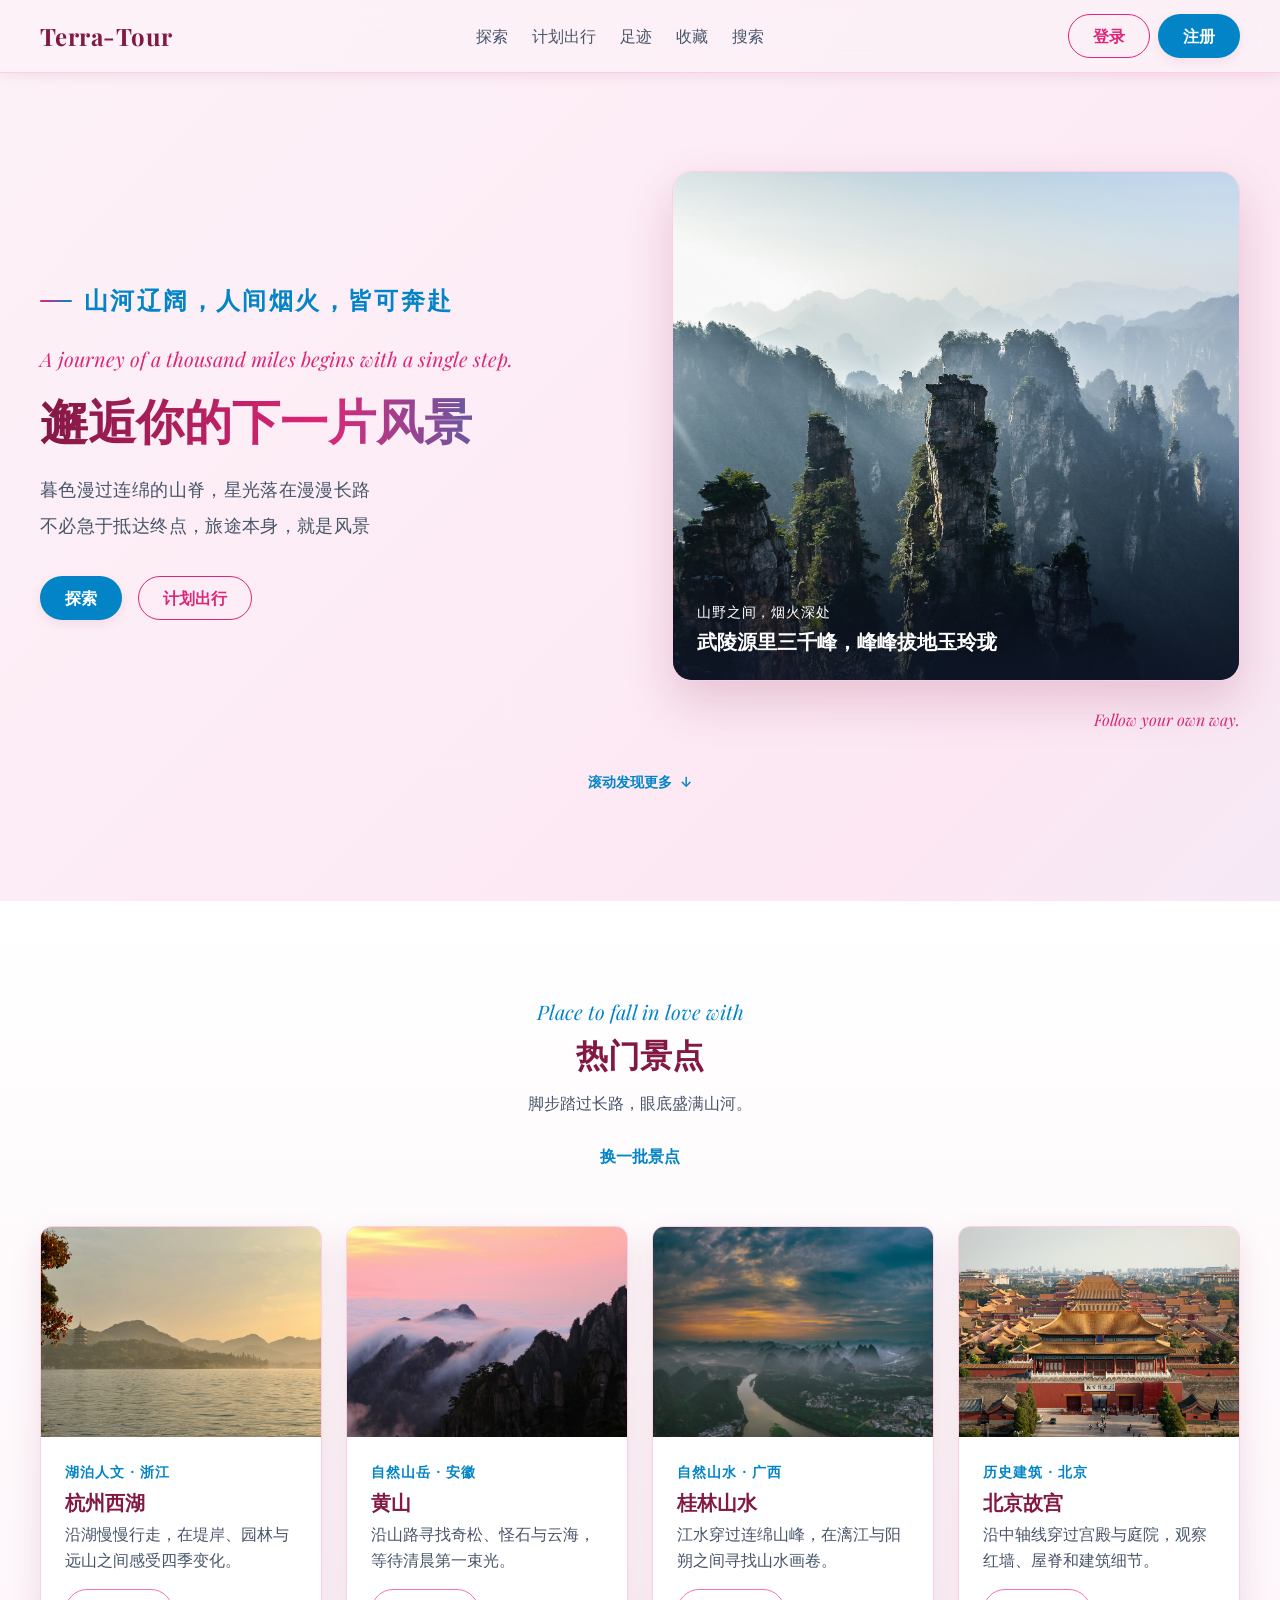
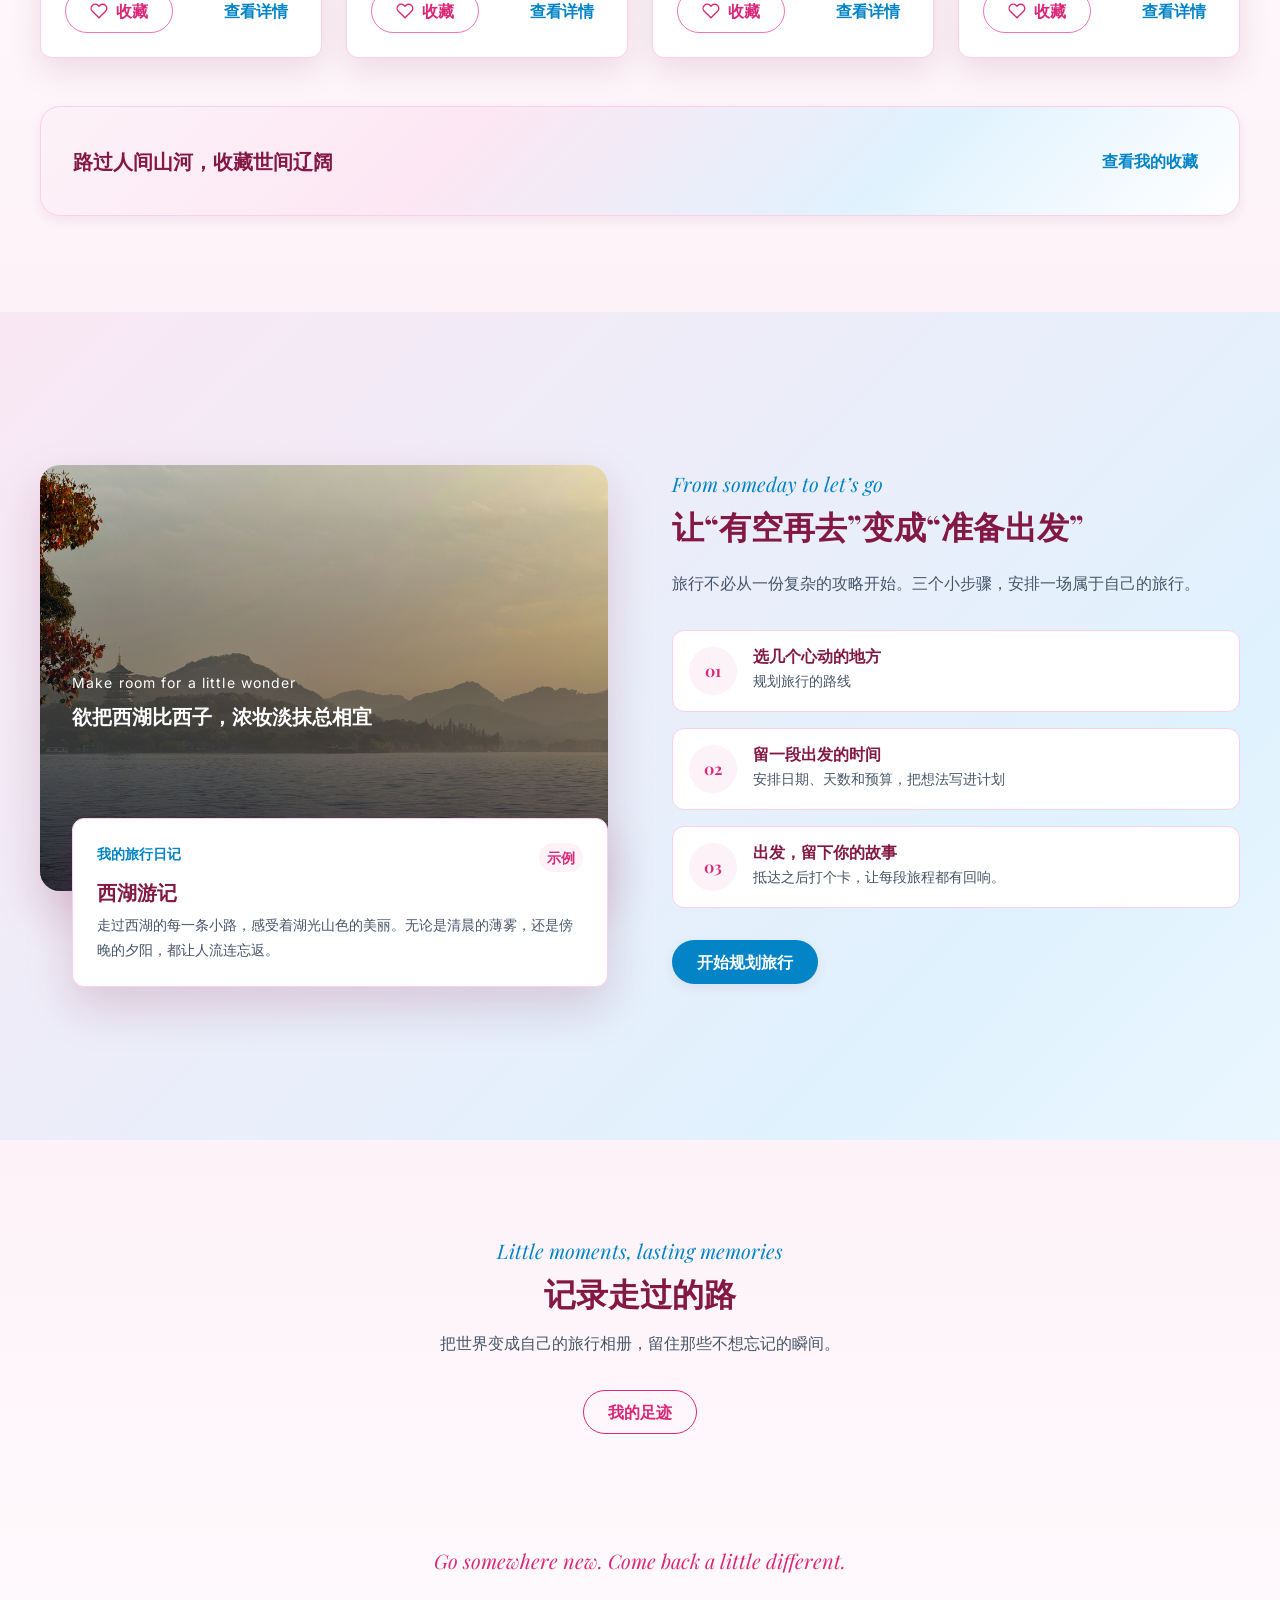
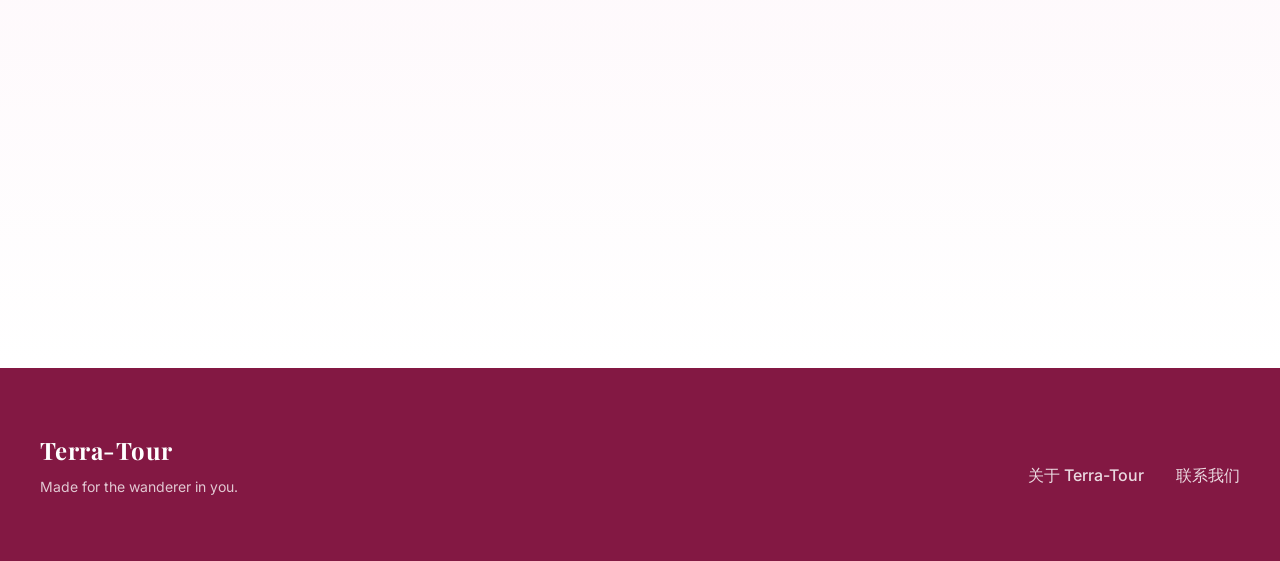
<file: index.html>
<!DOCTYPE html>
<html lang="zh-CN">
<head>
    <meta charset="UTF-8">
    <meta name="viewport" content="width=device-width, initial-scale=1.0">
    <title>TerraTour · 探索世界</title>
    <link rel="stylesheet" href="css/basic.css">
    <link rel="stylesheet" href="css/common.css">
    <link rel="stylesheet" href="css/page/index.css">
    <script src="js/navigation.js"></script>
</head>
<body>
    <!-- 导航栏 -->
    <header class="site-header">
        <nav class="top-nav container">
            <a class="brand" href="#home">Terra-Tour</a>

            <ul class="nav-list" id="main-menu">
                <li><a href="#spots">探索</a></li>
                <li><a href="#planning">计划出行</a></li>
                <li><a href="#footprints">足迹</a></li>
                <li><a href="#favorites">收藏</a></li>
                <li><a href="explore.html#destination-search">搜索</a></li>
            </ul>

            <div class="auth-actions">
                <button class="btn btn-secondary" id="login-button" type="button">登录</button>
                <button class="btn btn-primary" id="register-button" type="button">注册</button>
                <button class="btn btn-secondary" id="profile-button" type="button" hidden>我的</button>
            </div>

            <div class="mobile-actions">
                <button type="button" class="menu-toggle" aria-controls="main-menu" aria-expanded="false" aria-label="打开菜单">
                    <span class="menu-icon" aria-hidden="true"><span></span><span></span><span></span></span>
                </button>
            </div>
        </nav>
    </header>

    <main id="main-content">
        <!-- 第一屏: Hero -->
        <section id="home" class="hero container">
            <div class="hero-content">
                <p class="hero-eyebrow"> 山河辽阔，人间烟火，皆可奔赴</p>
                <p class="hero-kicker"> A journey of a thousand miles begins with a single step.</p>
                <h1 class="hero-title" id="hero-title">邂逅你的下一片风景</h1>
                <p class="hero-description">暮色漫过连绵的山脊，星光落在漫漫长路<br>不必急于抵达终点，旅途本身，就是风景</p>
                <div class="hero-actions">
                    <a href="explore.html" class="btn btn-primary">探索</a>
                    <a href="plan.html" class="btn btn-secondary">计划出行</a>
                </div>
            </div>
            
            <!-- 右侧图片展示 -->
            <figure class="hero-media">
                <a class="hero-image-link" href="zhangjiajie.html">
                    <img class="hero-image" src="assets/images/zhangjiajie.jpg" alt="张家界"/>
                </a>

                <figcaption class="hero-caption">
                    <span>山野之间，烟火深处</span>
                    <strong>武陵源里三千峰，峰峰拔地玉玲珑</strong>
                </figcaption>

                <a class="hero-view-more" href="explore.html">View More</a>
            </figure>
            
            <aside class="hero-quote">
                <span>Follow your own way.</span>
            </aside>

            <a class="hero-scroll" href="#spots">滚动发现更多</a>
        </section> 

        <!-- 第二屏：热门景点 -->
        <section class="spots-section" id="spots">
            <header class="spots-header container">
                <p class="spots-kicker">Place to fall in love with</p>
                    <h2 id="spots-title">热门景点</h2>
                <p class="spots-description">脚步踏过长路，眼底盛满山河。</p>
                <button class="btn btn-text spots-refresh" id="refresh-spots" type="button"> 换一批景点 </button>
            </header>
            
            <div class="spots-grid container" id="spots-list">
                <!-- 景点卡片，动态生成 -->
            </div>

            <aside class="favorites-banner container" id="favorites">
                <p class="favorites-copy">路过人间山河，收藏世间辽阔</p>
                <a href="favorites.html" class="btn btn-text">查看我的收藏</a>
            </aside>
        </section>

        <!-- 第三屏：计划出行 -->
        <section class="planning-section container" id="planning">
            <div class="planning-visual">
                <figure class="planning-photo">
                    <img src="assets/images/westlake.jpg" alt="西湖风景">

                    <figcaption class="planning-caption">
                        <span>Make room for a little wonder</span>
                        <strong> 欲把西湖比西子，浓妆淡抹总相宜 </strong>
                    </figcaption>
                </figure>

                <aside class="journal-card">
                    <p class="journal-label">我的旅行日记</p>
                    <span class="journal-badge">示例</span>

                    <h3>西湖游记</h3>

                    <p class="journal-text"> 走过西湖的每一条小路，感受着湖光山色的美丽。无论是清晨的薄雾，还是傍晚的夕阳，都让人流连忘返。</p>
                </aside>
            </div>

            <article class="planning-content">
                <p class="planning-kicker">From someday to let’s go</p>

                <h2 id="planning-title"> 让“有空再去”变成“准备出发”</h2>

                <p class="planning-description">旅行不必从一份复杂的攻略开始。三个小步骤，安排一场属于自己的旅行。</p>

                <ol class="planning-steps">
                    <li class="planning-step">
                        <span class="planning-number">01</span>

                        <div>
                            <h3>选几个心动的地方</h3>
                            <p>规划旅行的路线</p>
                        </div>
                    </li>

                    <li class="planning-step">
                        <span class="planning-number">02</span>

                        <div>
                            <h3>留一段出发的时间</h3>
                            <p>安排日期、天数和预算，把想法写进计划</p>
                        </div>
                    </li>

                    <li class="planning-step">
                        <span class="planning-number">03</span>

                        <div>
                            <h3>出发，留下你的故事</h3>
                            <p>抵达之后打个卡，让每段旅程都有回响。</p>
                        </div>
                    </li>
                </ol>

                <a class="btn btn-primary" href="plan.html"> 开始规划旅行 </a>
            </article>
        </section>

        <!-- 第四屏：足迹 -->
        <section class="footprints-section" id="footprints">
            <header class="footprints-header container">
            <p class="footprints-kicker">Little moments, lasting memories</p>
            <h2 id="footprints-title"> 记录走过的路</h2>
            <p class="footprints-description">把世界变成自己的旅行相册，留住那些不想忘记的瞬间。</p>
            <a href="footprints.html" class="btn btn-secondary">我的足迹</a>
            </header>
            <div class="footprints-grid container" id="footprints-list">
                <!-- 动态生成记录的足迹 -->
            </div>

            <p class="footprints-quote">
            Go somewhere new. Come back a little different.
            </p>
        </section>
    </main>

    <!-- 页脚 -->
    <footer class="site-footer">
    <div class="footer-inner container">
        <div class="footer-brand" id="about">
            <a class="footer-logo" href="#home">Terra-Tour</a>
            <p>Made for the wanderer in you.</p>
        </div>

        <nav class="footer-nav" id="contact">
            <a href="#about">关于 Terra-Tour</a>
            <a href="#contact">联系我们</a>
        </nav>
    </div>
    </footer>

    <!-- 登录、注册、用户资料弹窗 -->
    <dialog class="auth-dialog" id="auth-dialog">
        <h2 id="auth-title">登录</h2>

        <button class="dialog-close" id="auth-close" type="button">关闭</button>

        <div class="auth-tabs" id="auth-tabs">
            <button class="auth-tab is-active" data-mode="login" type="button">登录</button>
            <button class="auth-tab" data-mode="register" type="button">注册</button>
        </div>

        <form class="auth-form" id="auth-form">
            <div class="form-group" id="name-group" hidden>
                <label class="form-label" for="auth-name">用户名</label>
                <input
                    class="form-input"
                    id="auth-name"
                    type="text"
                    minlength="2"
                    maxlength="20"
                    placeholder="请输入用户名">
            </div>

            <div class="form-group">
                <label class="form-label" for="auth-email">邮箱</label>
                <input
                    class="form-input"
                    id="auth-email"
                    type="email"
                    placeholder="请输入邮箱"
                    required>
            </div>

            <div class="form-group" id="password-group">
                <label class="form-label" for="auth-password">密码</label>
                <input
                    class="form-input"
                    id="auth-password"
                    type="password"
                    minlength="6"
                    placeholder="至少输入6位字符"
                    required>
            </div>

            <button class="btn btn-primary" id="auth-submit" type="submit">登录</button>

            <div class="profile-actions" id="profile-actions" hidden>
                <button class="btn btn-secondary" id="logout-button" type="button">退出登录</button>
                <button class="btn btn-danger" id="delete-button" type="button">删除账号</button>
            </div>
        </form>
    </dialog>

    <script src="js/destinations.js"></script>
    <script src="js/common.js"></script>
    <script src="js/page/index.js"></script>

</body>
</html>
</file>
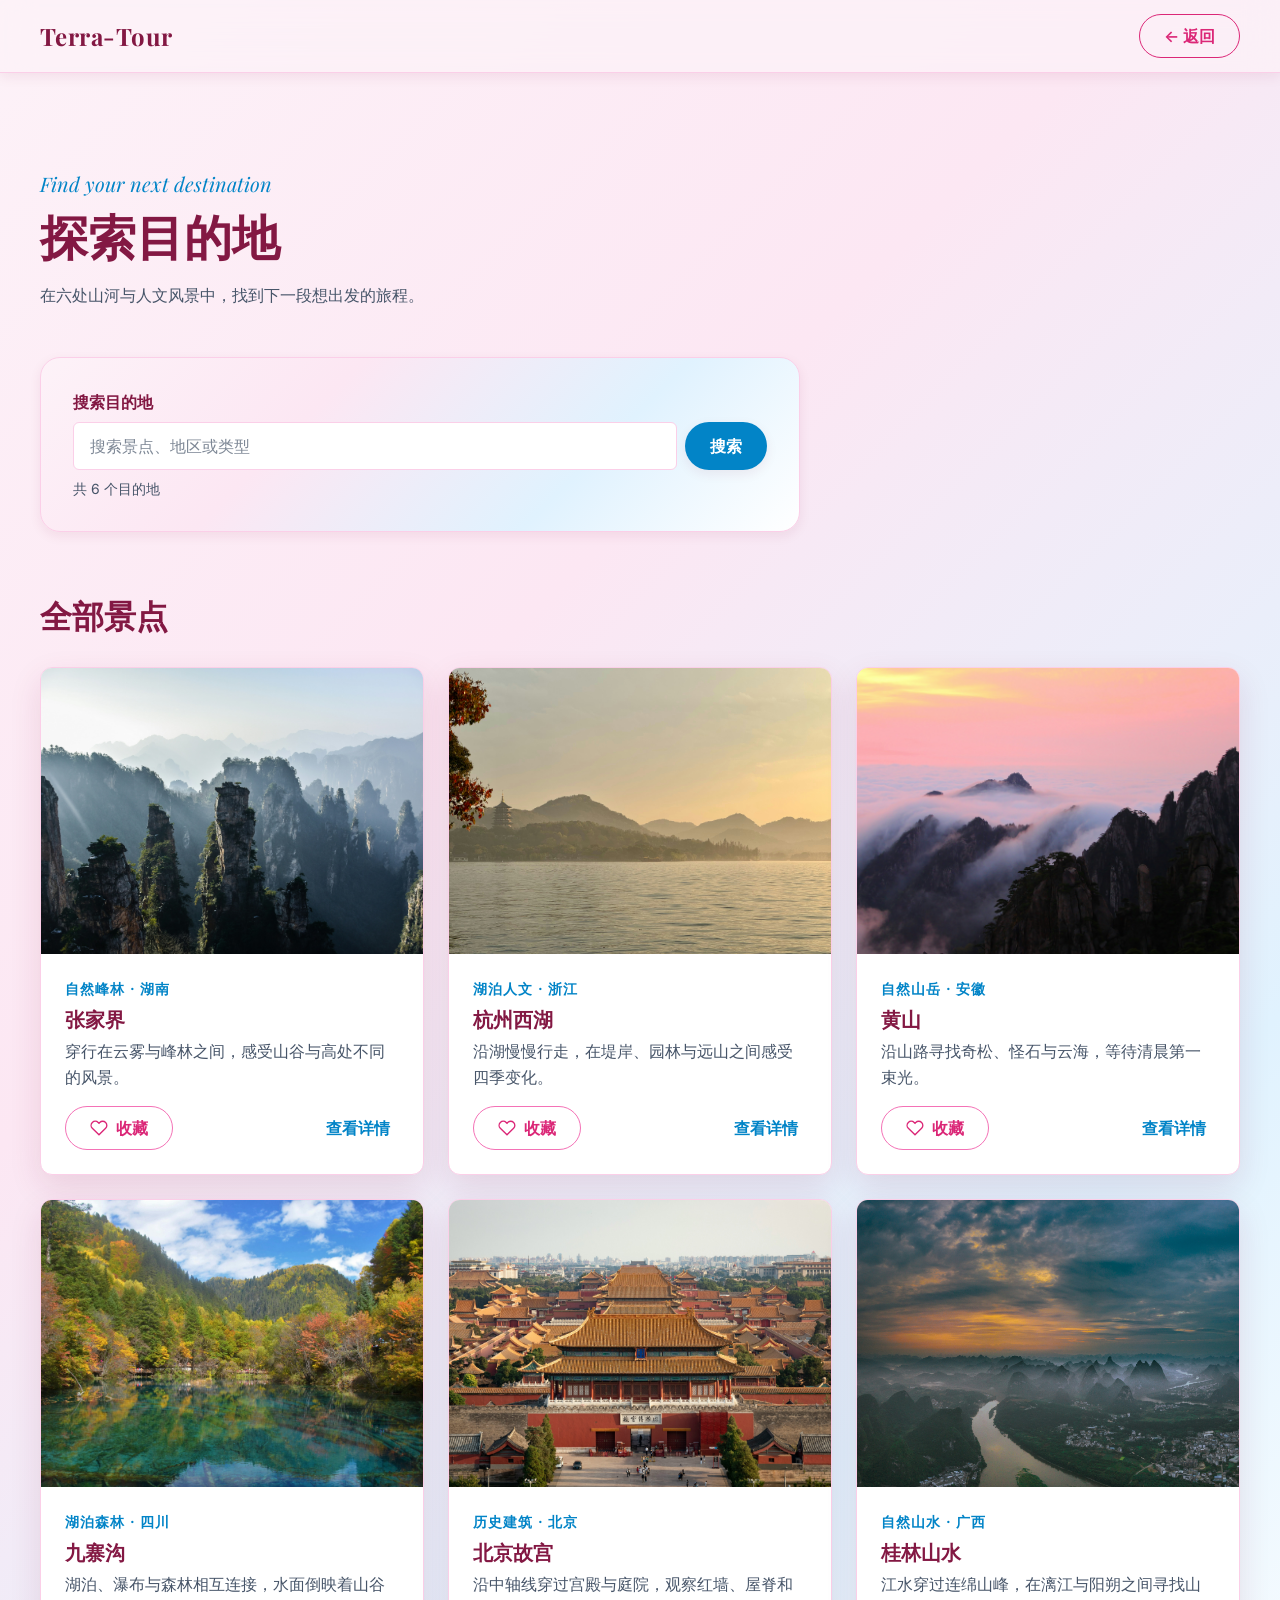
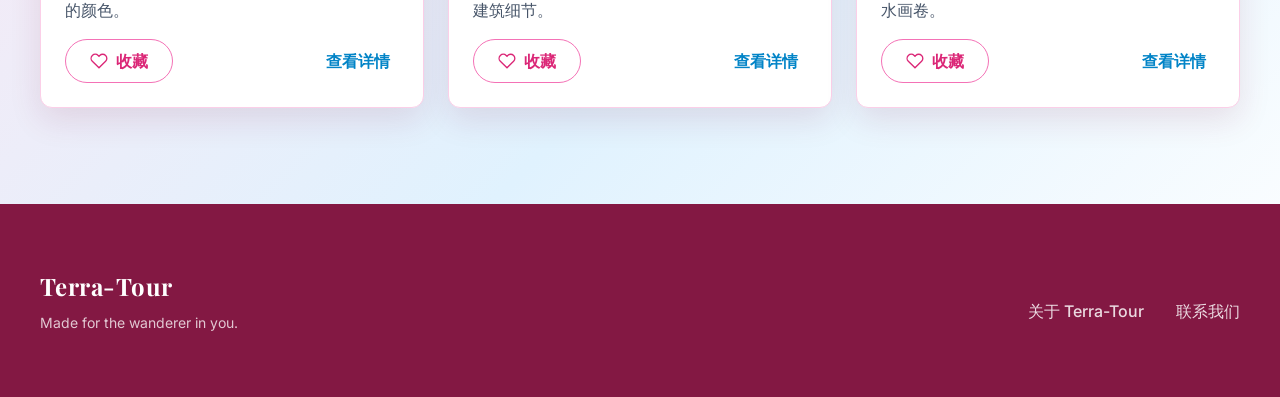
<file: explore.html>
<!DOCTYPE html>
<html lang="zh-CN">
<head>
    <meta charset="UTF-8">
    <meta name="viewport" content="width=device-width, initial-scale=1.0">
    <title>探索目的地 · Terra-Tour</title>
    <link rel="stylesheet" href="css/basic.css">
    <link rel="stylesheet" href="css/common.css">
    <link rel="stylesheet" href="css/page/destination.css">
    <script src="js/navigation.js"></script>
</head>
<body>
    <header class="site-header">
        <nav class="detail-nav container">
            <a class="brand" href="index.html">Terra-Tour</a>
            <a class="btn btn-secondary" href="index.html" data-return>← 返回</a>
        </nav>
    </header>

    <main class="destination-page-main container">
        <header class="page-heading">
            <p class="page-kicker">Find your next destination</p>
            <h1>探索目的地</h1>
            <p>在六处山河与人文风景中，找到下一段想出发的旅程。</p>
        </header>

        <form class="destination-search" id="destination-search" role="search">
            <label class="form-label" for="search-input">搜索目的地</label>
            <div class="destination-search-row">
                <input class="form-input" id="search-input" type="search"
                    placeholder="搜索景点、地区或类型" autocomplete="off">
                <button class="btn btn-primary" type="submit">搜索</button>
            </div>
            <p class="search-status" id="search-status" role="status"></p>
        </form>

        <section class="results-section">
            <h2 id="results-title">全部景点</h2>
            <div class="destination-grid" id="search-results"></div>
        </section>
    </main>

    <footer class="site-footer">
        <div class="footer-inner container">
            <div class="footer-brand">
                <a class="footer-logo" href="index.html">Terra-Tour</a>
                <p>Made for the wanderer in you.</p>
            </div>
            <nav class="footer-nav">
                <a href="index.html#about">关于 Terra-Tour</a>
                <a href="index.html#contact">联系我们</a>
            </nav>
        </div>
    </footer>

    <script src="js/destinations.js"></script>
    <script src="js/page/explore.js"></script>
</body>
</html>
</file>
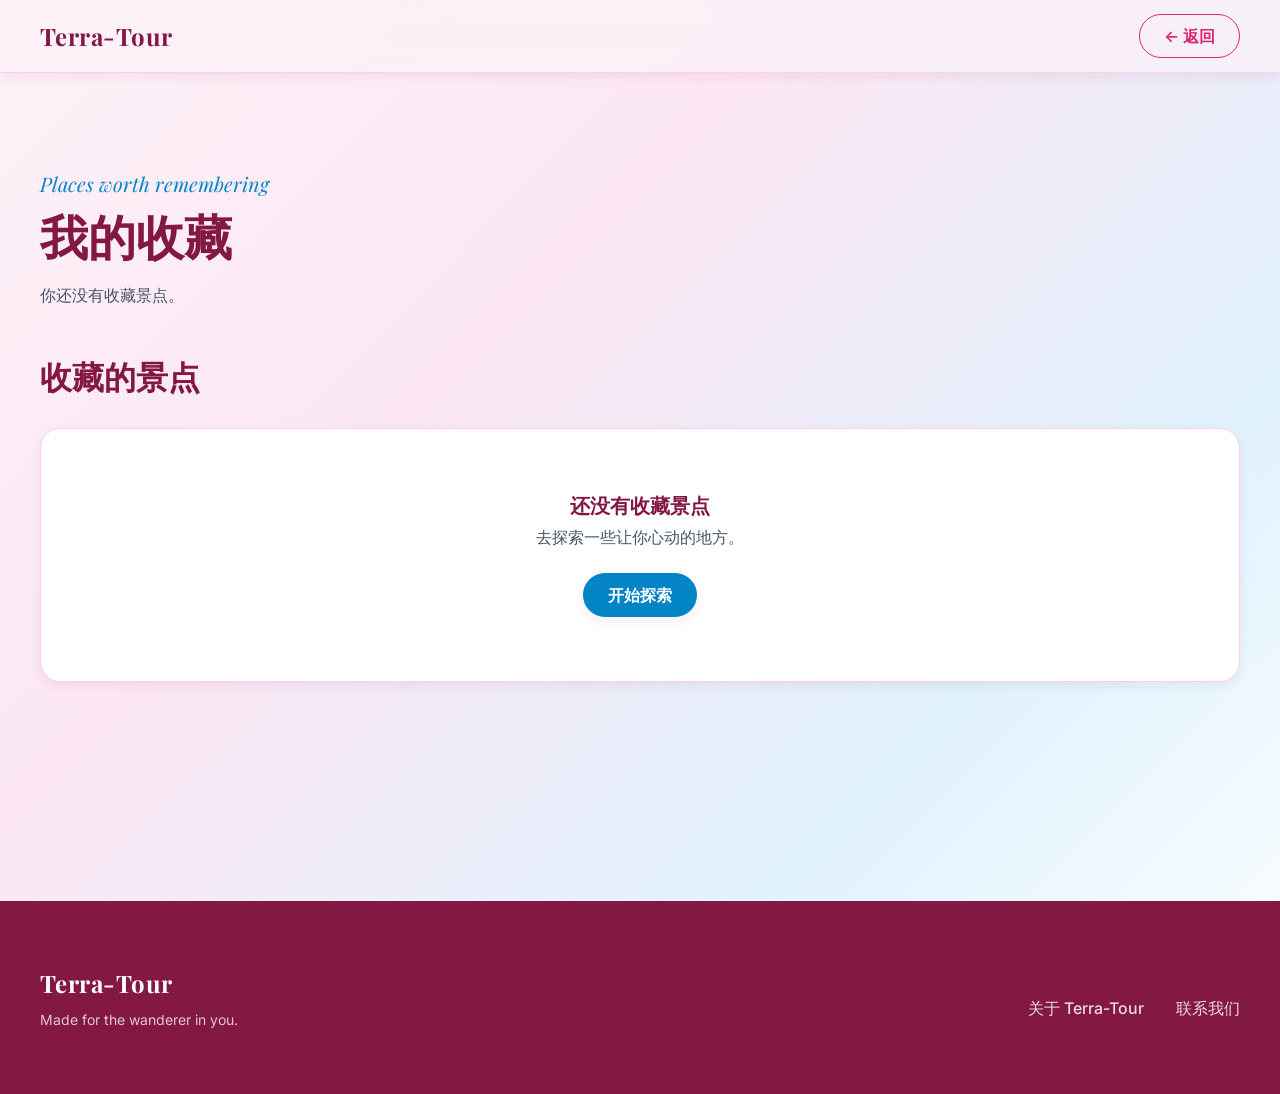
<file: favorites.html>
<!DOCTYPE html>
<html lang="zh-CN">
<head>
    <meta charset="UTF-8">
    <meta name="viewport" content="width=device-width, initial-scale=1.0">
    <title>我的收藏 · Terra-Tour</title>
    <link rel="stylesheet" href="css/basic.css">
    <link rel="stylesheet" href="css/common.css">
    <link rel="stylesheet" href="css/page/destination.css">
    <script src="js/navigation.js"></script>
</head>
<body>
    <header class="site-header">
        <nav class="detail-nav container">
            <a class="brand" href="index.html">Terra-Tour</a>
            <a class="btn btn-secondary" href="index.html" data-return>← 返回</a>
        </nav>
    </header>

    <main class="destination-page-main container">
        <header class="page-heading">
            <p class="page-kicker">Places worth remembering</p>
            <h1>我的收藏</h1>
            <p id="favorites-count">你还没有收藏景点。</p>
        </header>

        <section class="results-section">
            <h2>收藏的景点</h2>
            <div class="destination-grid" id="favorites-list"></div>
        </section>
    </main>

    <footer class="site-footer">
        <div class="footer-inner container">
            <div class="footer-brand">
                <a class="footer-logo" href="index.html">Terra-Tour</a>
                <p>Made for the wanderer in you.</p>
            </div>
            <nav class="footer-nav">
                <a href="index.html#about">关于 Terra-Tour</a>
                <a href="index.html#contact">联系我们</a>
            </nav>
        </div>
    </footer>

    <script src="js/destinations.js"></script>
    <script src="js/page/favorites.js"></script>
</body>
</html>
</file>
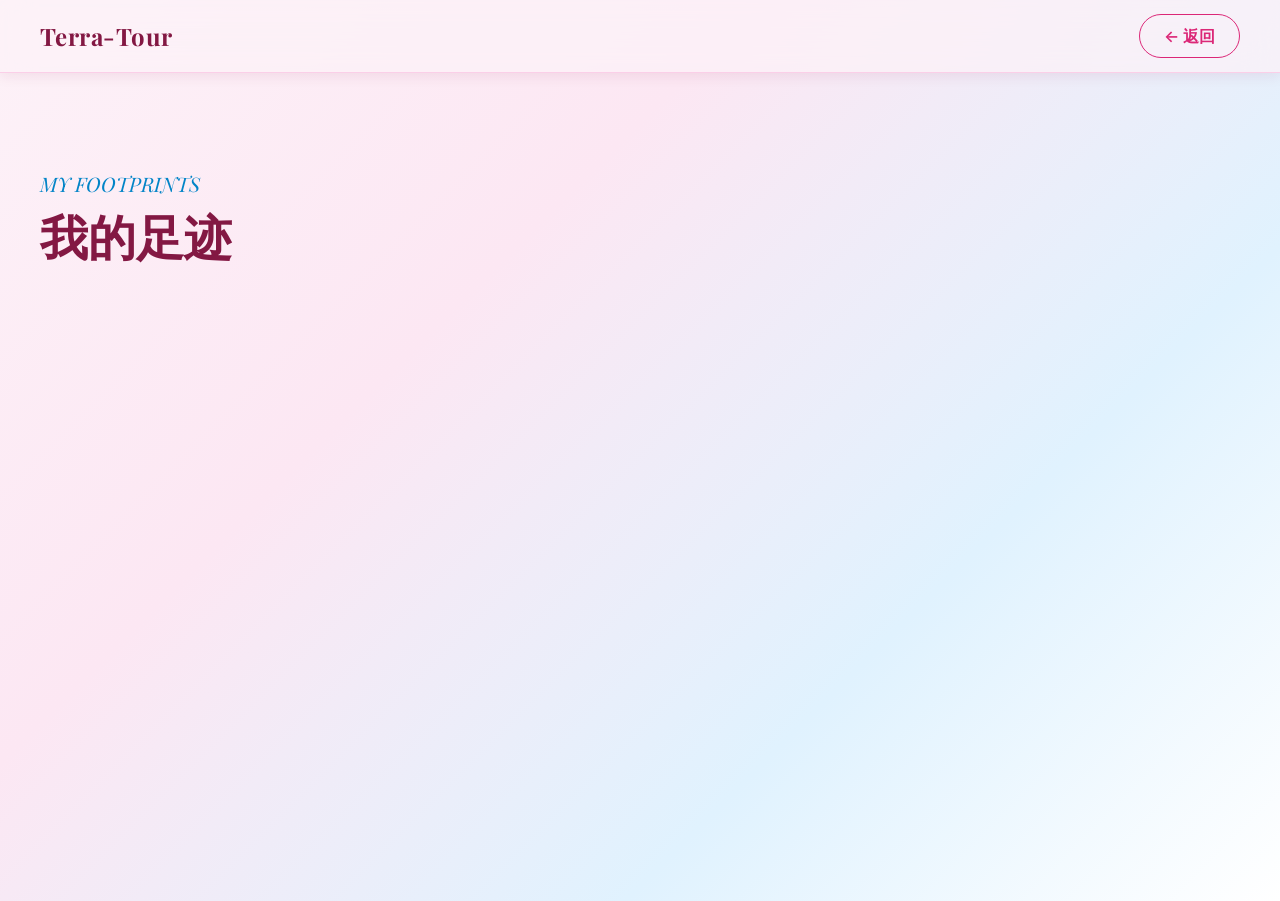
<file: footprints.html>
<!DOCTYPE html>
<html lang="zh-CN">
<head>
    <meta charset="UTF-8">
    <meta name="viewport" content="width=device-width, initial-scale=1.0">
    <title>我的足迹｜Terra-Tour</title>
    <link rel="stylesheet" href="css/basic.css">
    <link rel="stylesheet" href="css/common.css">
    <link rel="stylesheet" href="css/page/destination.css">
    <script src="js/navigation.js"></script>
</head>
<body>
    <header class="site-header">
        <nav class="detail-nav container" aria-label="页面导航">
            <a class="brand" href="index.html">Terra-Tour</a>
            <a class="btn btn-secondary" href="index.html" data-return>← 返回</a>
        </nav>
    </header>

    <main class="destination-page-main container">
        <header class="page-heading">
            <p class="page-kicker">MY FOOTPRINTS</p>
            <h1>我的足迹</h1>
        </header>
    </main>
</body>
</html>
</file>
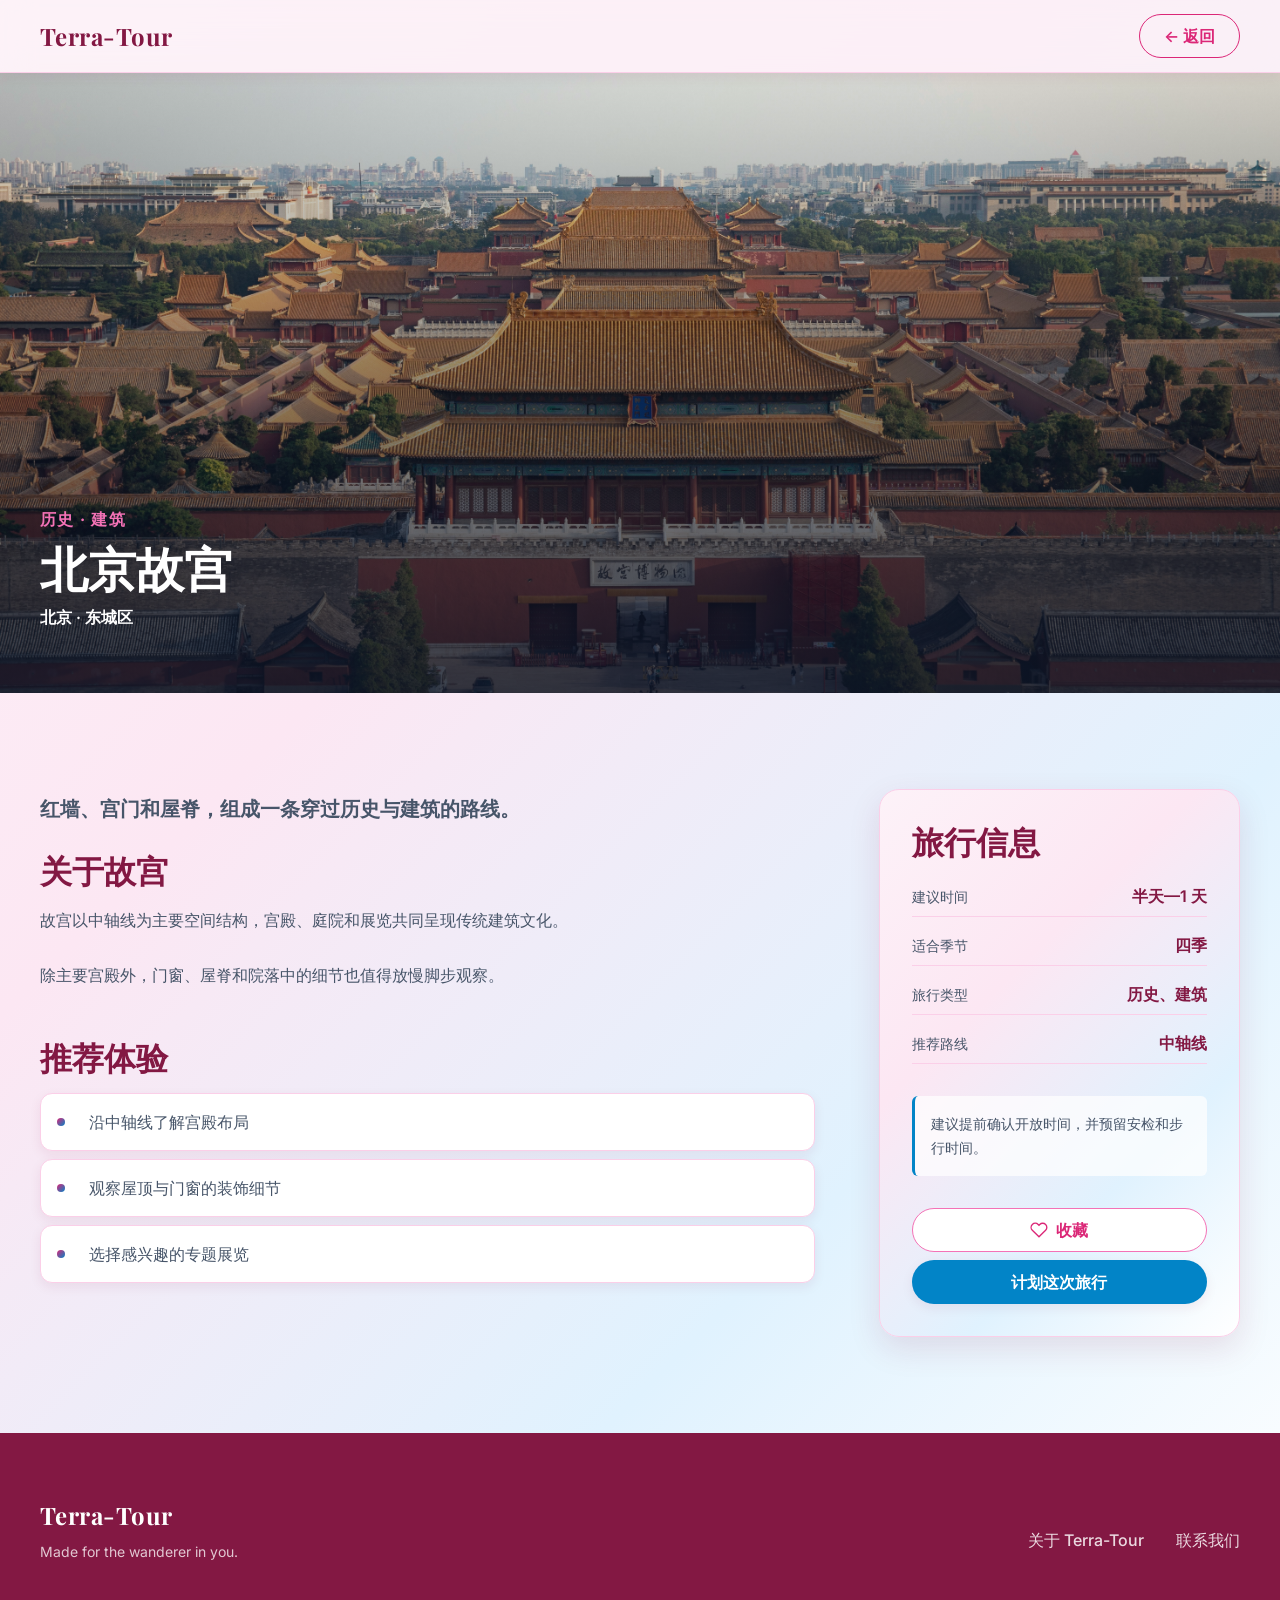
<file: forbidden-city.html>
<!DOCTYPE html>
<html lang="zh-CN">
<head>
    <meta charset="UTF-8">
    <meta name="viewport" content="width=device-width, initial-scale=1.0">

    <title>北京故宫 · Terra-Tour</title>

    <link rel="stylesheet" href="css/basic.css">
    <link rel="stylesheet" href="css/common.css">
    <link rel="stylesheet" href="css/page/detail.css">
    <script src="js/navigation.js"></script>
</head>

<body>
    <header class="site-header">
        <nav class="detail-nav container">
            <a class="brand" href="index.html">Terra-Tour</a>

            <a class="btn btn-secondary" href="index.html" data-return>← 返回</a>
        </nav>
    </header>

    <main>
        <article class="destination-page">
            <figure class="destination-hero">
                <img
                    src="assets/images/forbidden-city.jpg"
                    alt="北京故宫红墙与传统宫殿建筑"
                >

                <figcaption class="destination-heading container">
                    <p>历史 · 建筑</p>
                    <h1>北京故宫</h1>
                    <span>北京 · 东城区</span>
                </figcaption>
            </figure>

            <div class="destination-body container">
                <section class="destination-story">
                    <p class="destination-lead">
                        红墙、宫门和屋脊，组成一条穿过历史与建筑的路线。
                    </p>

                    <h2>关于故宫</h2>

                    <p>
                        故宫以中轴线为主要空间结构，宫殿、庭院和展览共同呈现传统建筑文化。
                    </p>

                    <p>
                        除主要宫殿外，门窗、屋脊和院落中的细节也值得放慢脚步观察。
                    </p>

                    <h2>推荐体验</h2>

                    <ul class="experience-list">
                        <li>沿中轴线了解宫殿布局</li>
                        <li>观察屋顶与门窗的装饰细节</li>
                        <li>选择感兴趣的专题展览</li>
                    </ul>
                </section>

                <aside class="destination-info">
                    <h2>旅行信息</h2>

                    <dl>
                        <div>
                            <dt>建议时间</dt>
                            <dd>半天—1 天</dd>
                        </div>

                        <div>
                            <dt>适合季节</dt>
                            <dd>四季</dd>
                        </div>

                        <div>
                            <dt>旅行类型</dt>
                            <dd>历史、建筑</dd>
                        </div>

                        <div>
                            <dt>推荐路线</dt>
                            <dd>中轴线</dd>
                        </div>
                    </dl>

                    <p class="destination-tip">
                        建议提前确认开放时间，并预留安检和步行时间。
                    </p>

                    <button class="btn btn-favorite" type="button" data-favorite="forbidden-city">
                        收藏
                    </button>

                    <a class="btn btn-primary" href="plan.html">
                        计划这次旅行
                    </a>
                </aside>
            </div>
        </article>
    </main>

    <footer class="site-footer">
        <div class="footer-inner container">
            <div class="footer-brand">
                <a class="footer-logo" href="index.html">Terra-Tour</a>
                <p>Made for the wanderer in you.</p>
            </div>

            <nav class="footer-nav">
                <a href="index.html#about">关于 Terra-Tour</a>
                <a href="index.html#contact">联系我们</a>
            </nav>
        </div>
    </footer>
    <script src="js/destinations.js"></script>
</body>
</html>
</file>
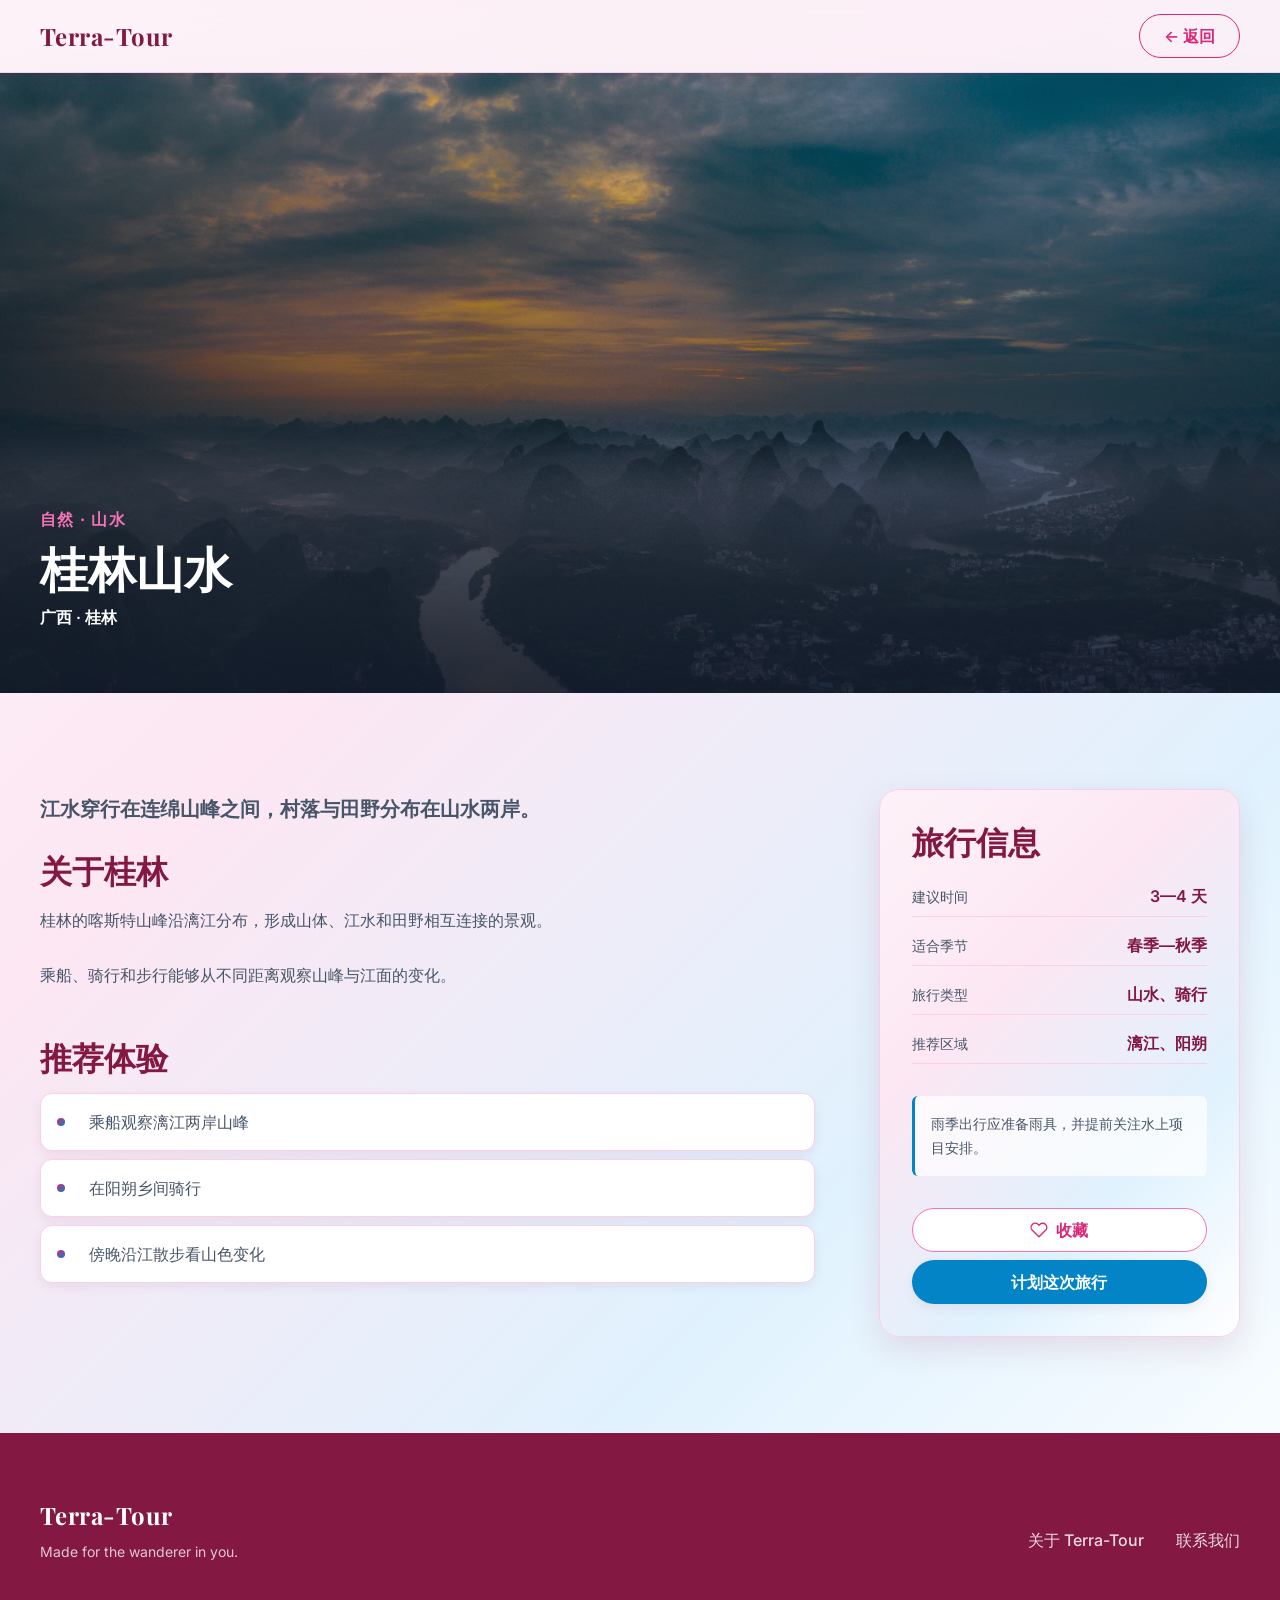
<file: guilin.html>
<!DOCTYPE html>
<html lang="zh-CN">
<head>
    <meta charset="UTF-8">
    <meta name="viewport" content="width=device-width, initial-scale=1.0">

    <title>桂林山水 · Terra-Tour</title>

    <link rel="stylesheet" href="css/basic.css">
    <link rel="stylesheet" href="css/common.css">
    <link rel="stylesheet" href="css/page/detail.css">
    <script src="js/navigation.js"></script>
</head>

<body>
    <header class="site-header">
        <nav class="detail-nav container">
            <a class="brand" href="index.html">Terra-Tour</a>

            <a class="btn btn-secondary" href="index.html" data-return>← 返回</a>
        </nav>
    </header>

    <main>
        <article class="destination-page">
            <figure class="destination-hero">
                <img
                    src="assets/images/guilin.jpg"
                    alt="桂林漓江两岸的喀斯特山峰"
                >

                <figcaption class="destination-heading container">
                    <p>自然 · 山水</p>
                    <h1>桂林山水</h1>
                    <span>广西 · 桂林</span>
                </figcaption>
            </figure>

            <div class="destination-body container">
                <section class="destination-story">
                    <p class="destination-lead">
                        江水穿行在连绵山峰之间，村落与田野分布在山水两岸。
                    </p>

                    <h2>关于桂林</h2>

                    <p>
                        桂林的喀斯特山峰沿漓江分布，形成山体、江水和田野相互连接的景观。
                    </p>

                    <p>
                        乘船、骑行和步行能够从不同距离观察山峰与江面的变化。
                    </p>

                    <h2>推荐体验</h2>

                    <ul class="experience-list">
                        <li>乘船观察漓江两岸山峰</li>
                        <li>在阳朔乡间骑行</li>
                        <li>傍晚沿江散步看山色变化</li>
                    </ul>
                </section>

                <aside class="destination-info">
                    <h2>旅行信息</h2>

                    <dl>
                        <div>
                            <dt>建议时间</dt>
                            <dd>3—4 天</dd>
                        </div>

                        <div>
                            <dt>适合季节</dt>
                            <dd>春季—秋季</dd>
                        </div>

                        <div>
                            <dt>旅行类型</dt>
                            <dd>山水、骑行</dd>
                        </div>

                        <div>
                            <dt>推荐区域</dt>
                            <dd>漓江、阳朔</dd>
                        </div>
                    </dl>

                    <p class="destination-tip">
                        雨季出行应准备雨具，并提前关注水上项目安排。
                    </p>

                    <button class="btn btn-favorite" type="button" data-favorite="guilin">
                        收藏
                    </button>

                    <a class="btn btn-primary" href="plan.html">
                        计划这次旅行
                    </a>
                </aside>
            </div>
        </article>
    </main>

    <footer class="site-footer">
        <div class="footer-inner container">
            <div class="footer-brand">
                <a class="footer-logo" href="index.html">Terra-Tour</a>
                <p>Made for the wanderer in you.</p>
            </div>

            <nav class="footer-nav">
                <a href="index.html#about">关于 Terra-Tour</a>
                <a href="index.html#contact">联系我们</a>
            </nav>
        </div>
    </footer>
    <script src="js/destinations.js"></script>
</body>
</html>
</file>
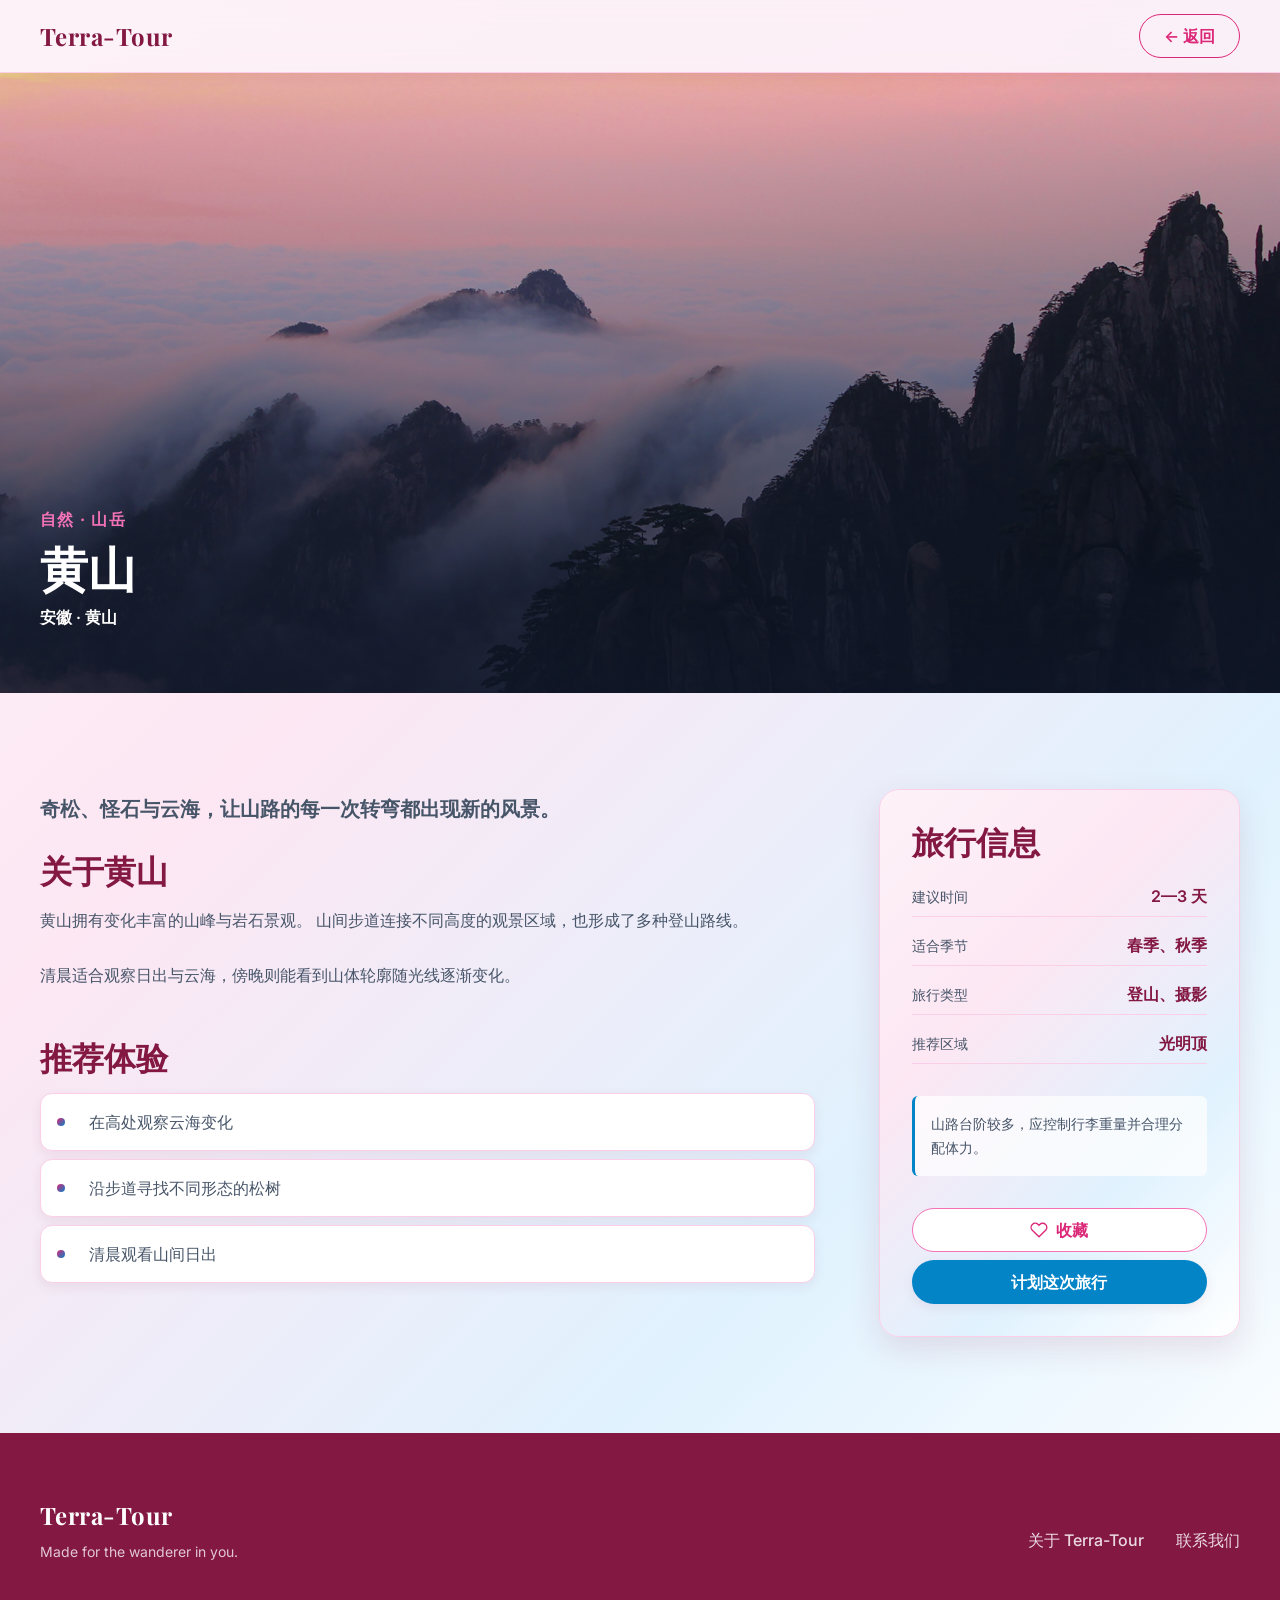
<file: huangshan.html>
<!DOCTYPE html>
<html lang="zh-CN">
<head>
    <meta charset="UTF-8">
    <meta name="viewport" content="width=device-width, initial-scale=1.0">

    <title>黄山 · Terra-Tour</title>

    <link rel="stylesheet" href="css/basic.css">
    <link rel="stylesheet" href="css/common.css">
    <link rel="stylesheet" href="css/page/detail.css">
    <script src="js/navigation.js"></script>
</head>

<body>
    <header class="site-header">
        <nav class="detail-nav container">
            <a class="brand" href="index.html">Terra-Tour</a>

            <a class="btn btn-secondary" href="index.html" data-return>← 返回</a>
        </nav>
    </header>

    <main>
        <article class="destination-page">
            <figure class="destination-hero">
                <img
                    src="assets/images/huangshan.jpg"
                    alt="黄山山峰、松树与云海"
                >

                <figcaption class="destination-heading container">
                    <p>自然 · 山岳</p>
                    <h1>黄山</h1>
                    <span>安徽 · 黄山</span>
                </figcaption>
            </figure>

            <div class="destination-body container">
                <section class="destination-story">
                    <p class="destination-lead">
                        奇松、怪石与云海，让山路的每一次转弯都出现新的风景。
                    </p>

                    <h2>关于黄山</h2>

                    <p>
                        黄山拥有变化丰富的山峰与岩石景观。
                        山间步道连接不同高度的观景区域，也形成了多种登山路线。
                    </p>

                    <p>
                        清晨适合观察日出与云海，傍晚则能看到山体轮廓随光线逐渐变化。
                    </p>

                    <h2>推荐体验</h2>

                    <ul class="experience-list">
                        <li>在高处观察云海变化</li>
                        <li>沿步道寻找不同形态的松树</li>
                        <li>清晨观看山间日出</li>
                    </ul>
                </section>

                <aside class="destination-info">
                    <h2>旅行信息</h2>

                    <dl>
                        <div>
                            <dt>建议时间</dt>
                            <dd>2—3 天</dd>
                        </div>

                        <div>
                            <dt>适合季节</dt>
                            <dd>春季、秋季</dd>
                        </div>

                        <div>
                            <dt>旅行类型</dt>
                            <dd>登山、摄影</dd>
                        </div>

                        <div>
                            <dt>推荐区域</dt>
                            <dd>光明顶</dd>
                        </div>
                    </dl>

                    <p class="destination-tip">
                        山路台阶较多，应控制行李重量并合理分配体力。
                    </p>

                    <button class="btn btn-favorite" type="button" data-favorite="huangshan">
                        收藏
                    </button>

                    <a class="btn btn-primary" href="plan.html">
                        计划这次旅行
                    </a>
                </aside>
            </div>
        </article>
    </main>

    <footer class="site-footer">
        <div class="footer-inner container">
            <div class="footer-brand">
                <a class="footer-logo" href="index.html">Terra-Tour</a>
                <p>Made for the wanderer in you.</p>
            </div>

            <nav class="footer-nav">
                <a href="index.html#about">关于 Terra-Tour</a>
                <a href="index.html#contact">联系我们</a>
            </nav>
        </div>
    </footer>
    <script src="js/destinations.js"></script>
</body>
</html>
</file>
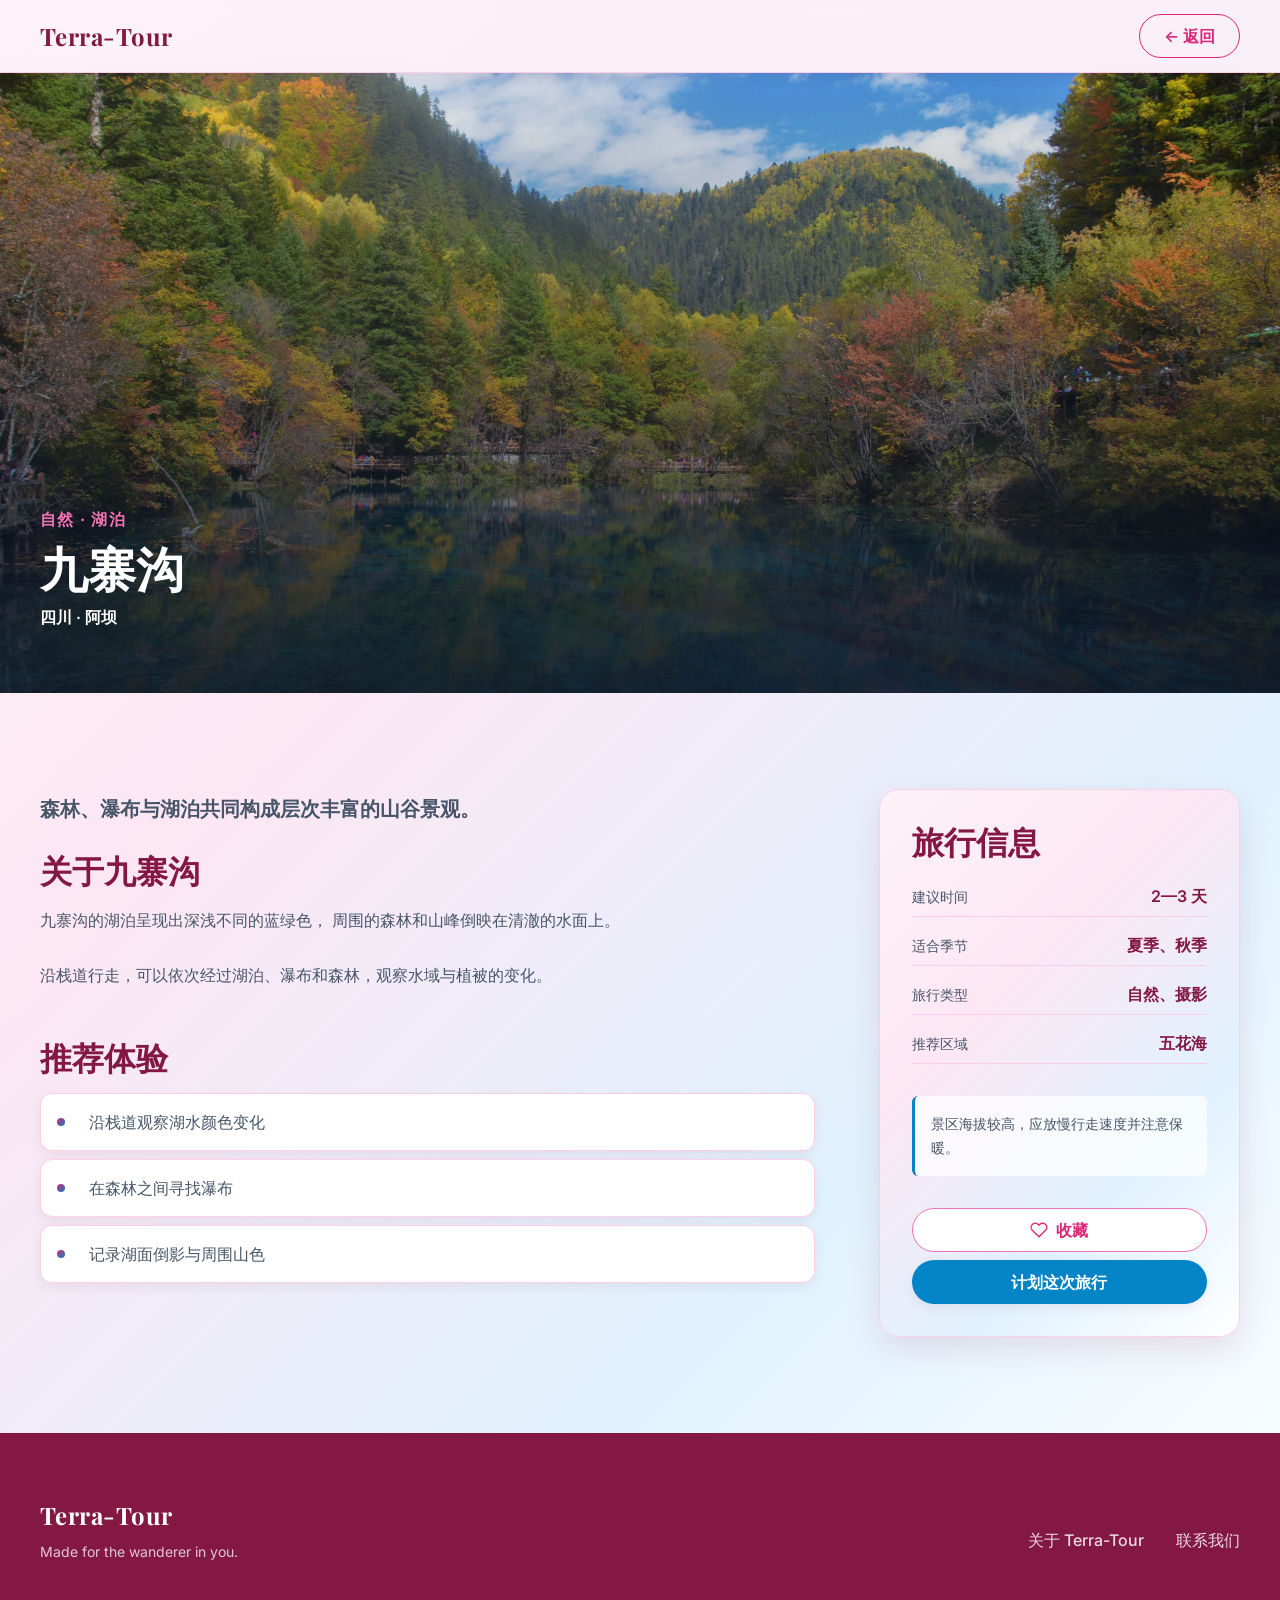
<file: jiuzhaigou.html>
<!DOCTYPE html>
<html lang="zh-CN">
<head>
    <meta charset="UTF-8">
    <meta name="viewport" content="width=device-width, initial-scale=1.0">

    <title>九寨沟 · Terra-Tour</title>

    <link rel="stylesheet" href="css/basic.css">
    <link rel="stylesheet" href="css/common.css">
    <link rel="stylesheet" href="css/page/detail.css">
    <script src="js/navigation.js"></script>
</head>

<body>
    <header class="site-header">
        <nav class="detail-nav container">
            <a class="brand" href="index.html">Terra-Tour</a>

            <a class="btn btn-secondary" href="index.html" data-return>← 返回</a>
        </nav>
    </header>

    <main>
        <article class="destination-page">
            <figure class="destination-hero">
                <img
                    src="assets/images/jiuzhaigou.jpg"
                    alt="九寨沟清澈的湖泊与森林"
                >

                <figcaption class="destination-heading container">
                    <p>自然 · 湖泊</p>
                    <h1>九寨沟</h1>
                    <span>四川 · 阿坝</span>
                </figcaption>
            </figure>

            <div class="destination-body container">
                <section class="destination-story">
                    <p class="destination-lead">
                        森林、瀑布与湖泊共同构成层次丰富的山谷景观。
                    </p>

                    <h2>关于九寨沟</h2>

                    <p>
                        九寨沟的湖泊呈现出深浅不同的蓝绿色，
                        周围的森林和山峰倒映在清澈的水面上。
                    </p>

                    <p>
                        沿栈道行走，可以依次经过湖泊、瀑布和森林，观察水域与植被的变化。
                    </p>

                    <h2>推荐体验</h2>

                    <ul class="experience-list">
                        <li>沿栈道观察湖水颜色变化</li>
                        <li>在森林之间寻找瀑布</li>
                        <li>记录湖面倒影与周围山色</li>
                    </ul>
                </section>

                <aside class="destination-info">
                    <h2>旅行信息</h2>

                    <dl>
                        <div>
                            <dt>建议时间</dt>
                            <dd>2—3 天</dd>
                        </div>

                        <div>
                            <dt>适合季节</dt>
                            <dd>夏季、秋季</dd>
                        </div>

                        <div>
                            <dt>旅行类型</dt>
                            <dd>自然、摄影</dd>
                        </div>

                        <div>
                            <dt>推荐区域</dt>
                            <dd>五花海</dd>
                        </div>
                    </dl>

                    <p class="destination-tip">
                        景区海拔较高，应放慢行走速度并注意保暖。
                    </p>

                    <button class="btn btn-favorite" type="button" data-favorite="jiuzhaigou">
                        收藏
                    </button>

                    <a class="btn btn-primary" href="plan.html">
                        计划这次旅行
                    </a>
                </aside>
            </div>
        </article>
    </main>

    <footer class="site-footer">
        <div class="footer-inner container">
            <div class="footer-brand">
                <a class="footer-logo" href="index.html">Terra-Tour</a>
                <p>Made for the wanderer in you.</p>
            </div>

            <nav class="footer-nav">
                <a href="index.html#about">关于 Terra-Tour</a>
                <a href="index.html#contact">联系我们</a>
            </nav>
        </div>
    </footer>
    <script src="js/destinations.js"></script>
</body>
</html>
</file>
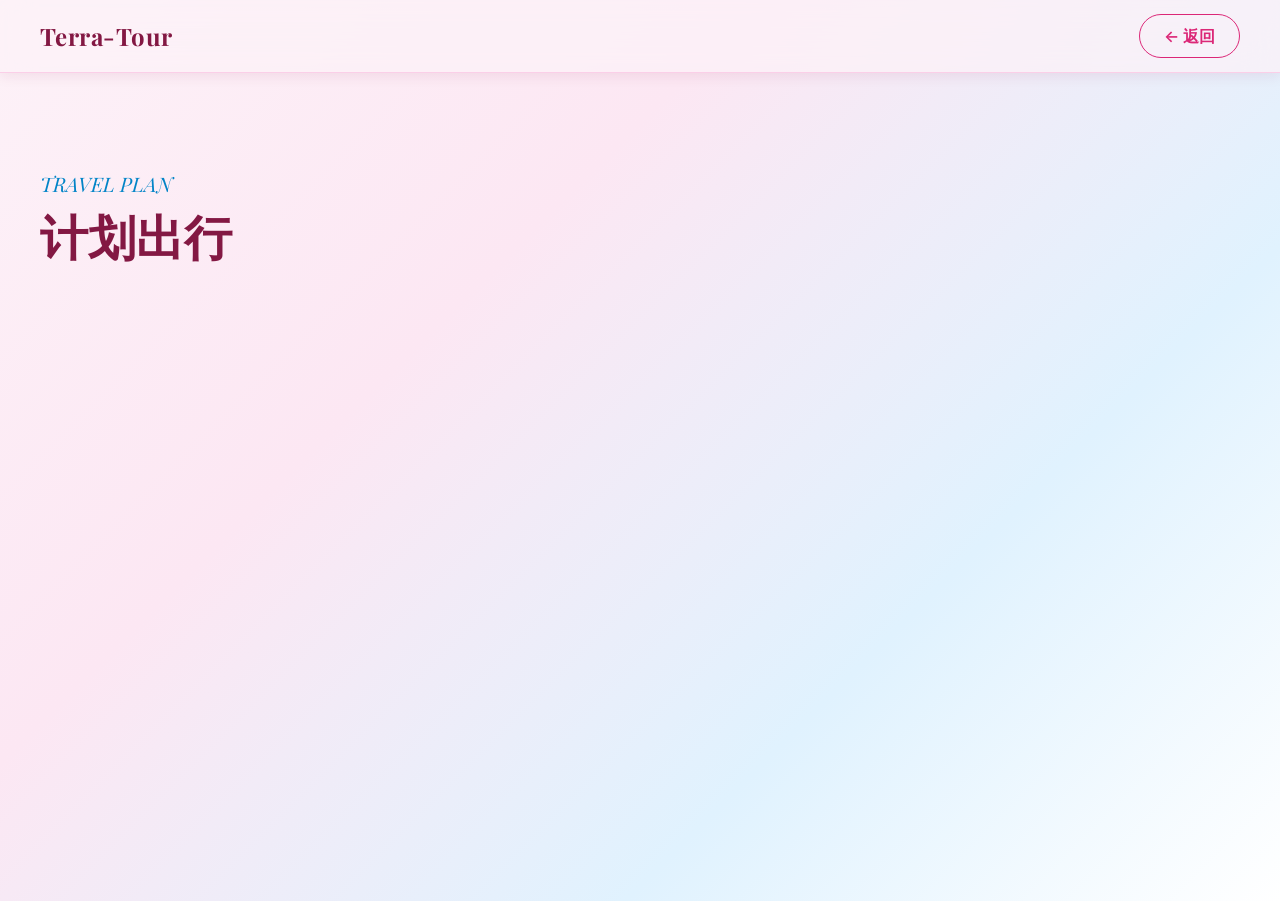
<file: plan.html>
<!DOCTYPE html>
<html lang="zh-CN">
<head>
    <meta charset="UTF-8">
    <meta name="viewport" content="width=device-width, initial-scale=1.0">
    <title>计划出行｜Terra-Tour</title>
    <link rel="stylesheet" href="css/basic.css">
    <link rel="stylesheet" href="css/common.css">
    <link rel="stylesheet" href="css/page/destination.css">
    <script src="js/navigation.js"></script>
</head>
<body>
    <header class="site-header">
        <nav class="detail-nav container" aria-label="页面导航">
            <a class="brand" href="index.html">Terra-Tour</a>
            <a class="btn btn-secondary" href="index.html" data-return>← 返回</a>
        </nav>
    </header>

    <main class="destination-page-main container">
        <header class="page-heading">
            <p class="page-kicker">TRAVEL PLAN</p>
            <h1>计划出行</h1>
        </header>
    </main>
</body>
</html>
</file>
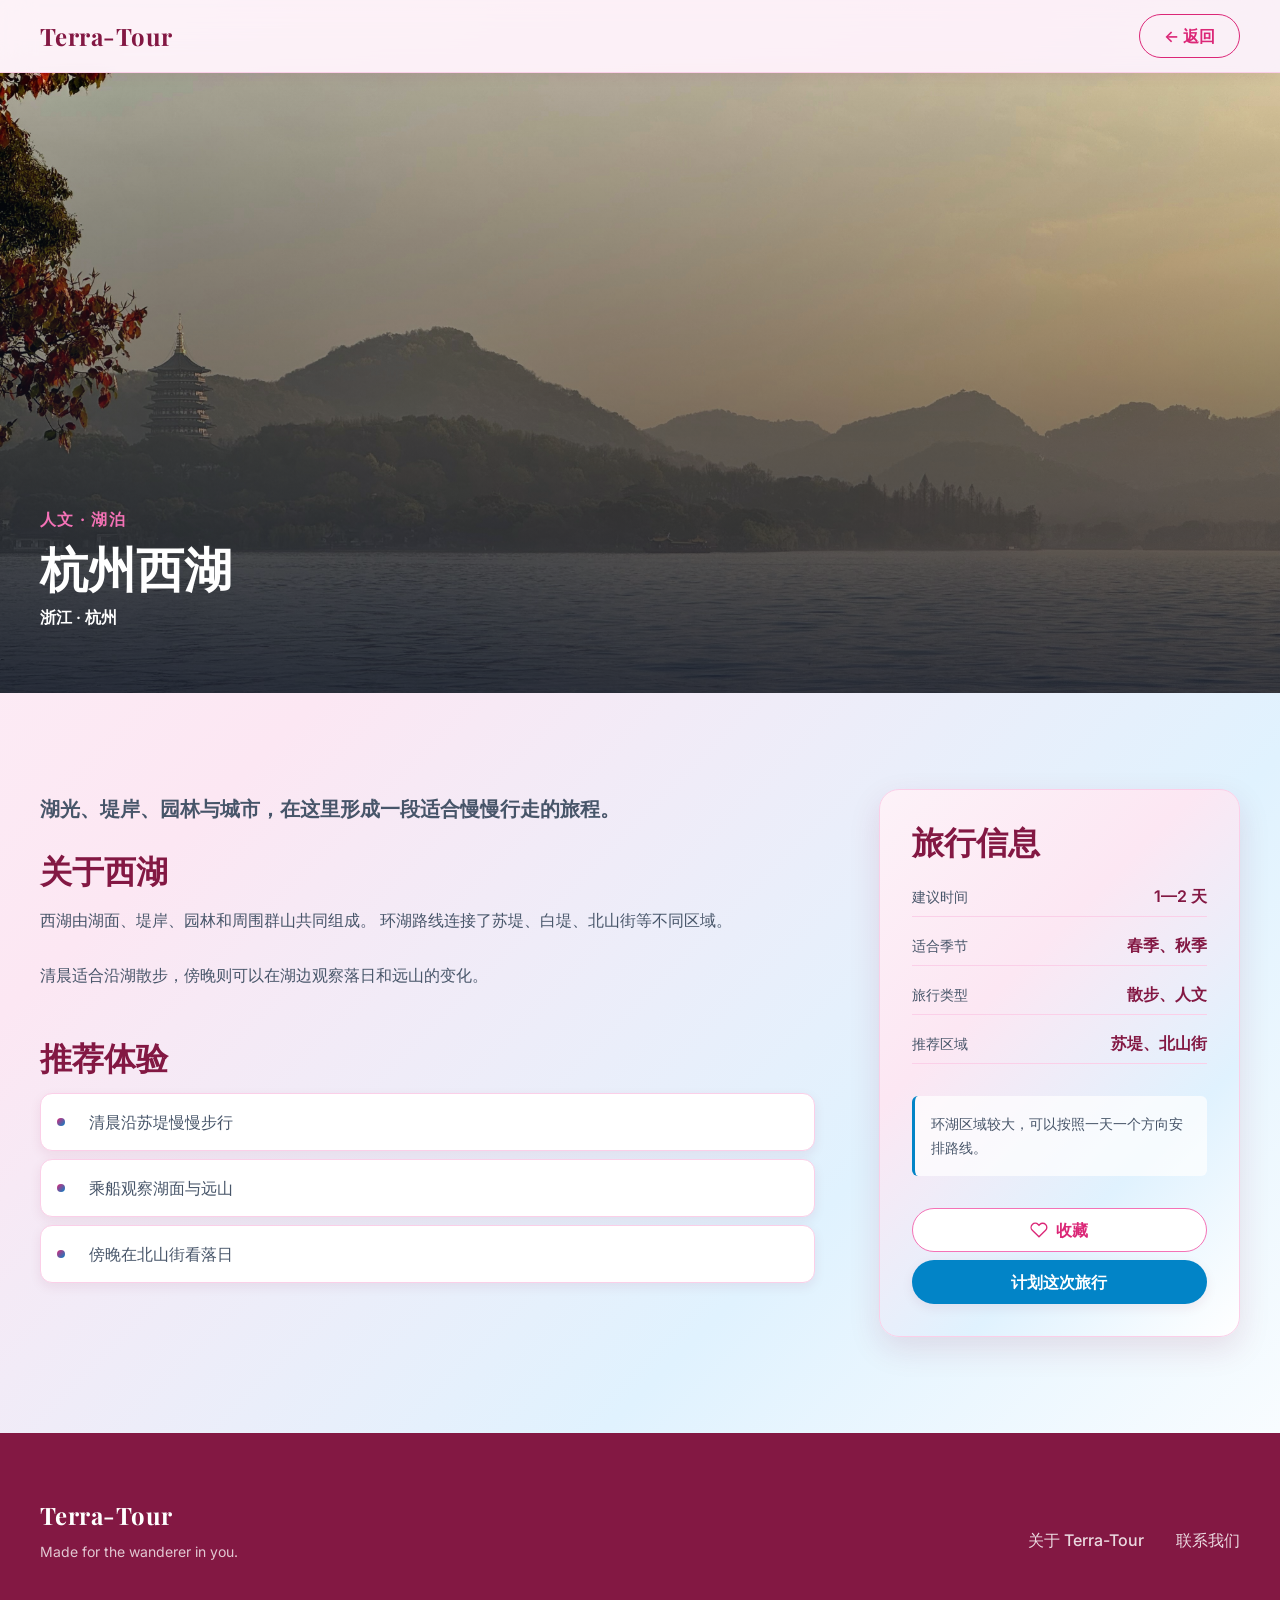
<file: westlake.html>
<!DOCTYPE html>
<html lang="zh-CN">
<head>
    <meta charset="UTF-8">
    <meta name="viewport" content="width=device-width, initial-scale=1.0">

    <title>杭州西湖 · Terra-Tour</title>

    <link rel="stylesheet" href="css/basic.css">
    <link rel="stylesheet" href="css/common.css">
    <link rel="stylesheet" href="css/page/detail.css">
    <script src="js/navigation.js"></script>
</head>

<body>
    <header class="site-header">
        <nav class="detail-nav container">
            <a class="brand" href="index.html">Terra-Tour</a>

            <a class="btn btn-secondary" href="index.html" data-return>← 返回</a>
        </nav>
    </header>

    <main>
        <article class="destination-page">
            <figure class="destination-hero">
                <img
                    src="assets/images/westlake.jpg"
                    alt="杭州西湖湖面与远处群山"
                >

                <figcaption class="destination-heading container">
                    <p>人文 · 湖泊</p>
                    <h1>杭州西湖</h1>
                    <span>浙江 · 杭州</span>
                </figcaption>
            </figure>

            <div class="destination-body container">
                <section class="destination-story">
                    <p class="destination-lead">
                        湖光、堤岸、园林与城市，在这里形成一段适合慢慢行走的旅程。
                    </p>

                    <h2>关于西湖</h2>

                    <p>
                        西湖由湖面、堤岸、园林和周围群山共同组成。
                        环湖路线连接了苏堤、白堤、北山街等不同区域。
                    </p>

                    <p>
                        清晨适合沿湖散步，傍晚则可以在湖边观察落日和远山的变化。
                    </p>

                    <h2>推荐体验</h2>

                    <ul class="experience-list">
                        <li>清晨沿苏堤慢慢步行</li>
                        <li>乘船观察湖面与远山</li>
                        <li>傍晚在北山街看落日</li>
                    </ul>
                </section>

                <aside class="destination-info">
                    <h2>旅行信息</h2>

                    <dl>
                        <div>
                            <dt>建议时间</dt>
                            <dd>1—2 天</dd>
                        </div>

                        <div>
                            <dt>适合季节</dt>
                            <dd>春季、秋季</dd>
                        </div>

                        <div>
                            <dt>旅行类型</dt>
                            <dd>散步、人文</dd>
                        </div>

                        <div>
                            <dt>推荐区域</dt>
                            <dd>苏堤、北山街</dd>
                        </div>
                    </dl>

                    <p class="destination-tip">
                        环湖区域较大，可以按照一天一个方向安排路线。
                    </p>

                    <button class="btn btn-favorite" type="button" data-favorite="westlake">
                        收藏
                    </button>

                    <a class="btn btn-primary" href="plan.html">
                        计划这次旅行
                    </a>
                </aside>
            </div>
        </article>
    </main>

    <footer class="site-footer">
        <div class="footer-inner container">
            <div class="footer-brand">
                <a class="footer-logo" href="index.html">Terra-Tour</a>
                <p>Made for the wanderer in you.</p>
            </div>

            <nav class="footer-nav">
                <a href="index.html#about">关于 Terra-Tour</a>
                <a href="index.html#contact">联系我们</a>
            </nav>
        </div>
    </footer>
    <script src="js/destinations.js"></script>
</body>
</html>
</file>
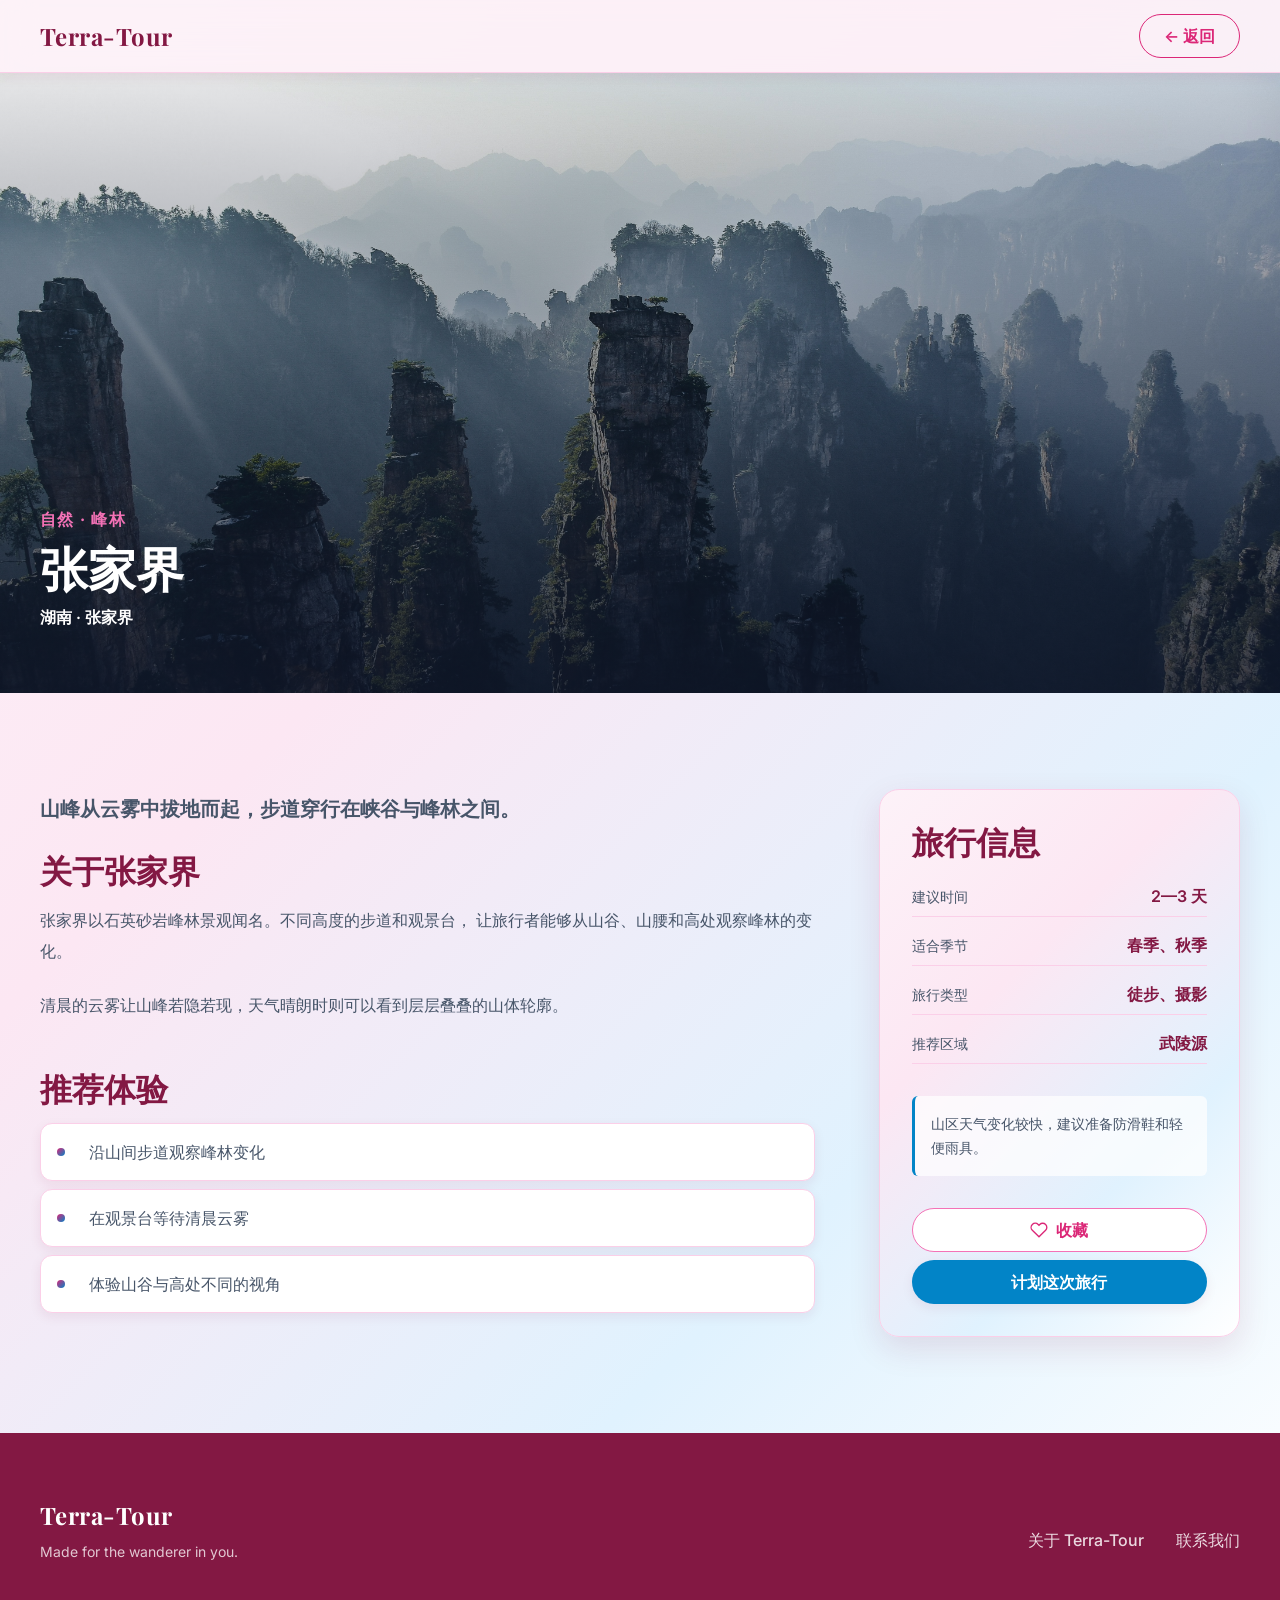
<file: zhangjiajie.html>
<!DOCTYPE html>
<html lang="zh-CN">
<head>
    <meta charset="UTF-8">
    <meta name="viewport" content="width=device-width, initial-scale=1.0">

    <title>张家界 · Terra-Tour</title>

    <link rel="stylesheet" href="css/basic.css">
    <link rel="stylesheet" href="css/common.css">
    <link rel="stylesheet" href="css/page/detail.css">
    <script src="js/navigation.js"></script>
</head>

<body>
    <header class="site-header">
        <nav class="detail-nav container">
            <a class="brand" href="index.html">Terra-Tour</a>

            <a class="btn btn-secondary" href="index.html" data-return>← 返回</a>
        </nav>
    </header>

    <main>
        <article class="destination-page">
            <figure class="destination-hero">
                <img
                    src="assets/images/zhangjiajie.jpg"
                    alt="张家界层叠的石英砂岩峰林"
                >

                <figcaption class="destination-heading container">
                    <p>自然 · 峰林</p>
                    <h1>张家界</h1>
                    <span>湖南 · 张家界</span>
                </figcaption>
            </figure>

            <div class="destination-body container">
                <section class="destination-story">
                    <p class="destination-lead">
                        山峰从云雾中拔地而起，步道穿行在峡谷与峰林之间。
                    </p>

                    <h2>关于张家界</h2>

                    <p>
                        张家界以石英砂岩峰林景观闻名。不同高度的步道和观景台，
                        让旅行者能够从山谷、山腰和高处观察峰林的变化。
                    </p>

                    <p>
                        清晨的云雾让山峰若隐若现，天气晴朗时则可以看到层层叠叠的山体轮廓。
                    </p>

                    <h2>推荐体验</h2>

                    <ul class="experience-list">
                        <li>沿山间步道观察峰林变化</li>
                        <li>在观景台等待清晨云雾</li>
                        <li>体验山谷与高处不同的视角</li>
                    </ul>
                </section>

                <aside class="destination-info">
                    <h2>旅行信息</h2>

                    <dl>
                        <div>
                            <dt>建议时间</dt>
                            <dd>2—3 天</dd>
                        </div>

                        <div>
                            <dt>适合季节</dt>
                            <dd>春季、秋季</dd>
                        </div>

                        <div>
                            <dt>旅行类型</dt>
                            <dd>徒步、摄影</dd>
                        </div>

                        <div>
                            <dt>推荐区域</dt>
                            <dd>武陵源</dd>
                        </div>
                    </dl>

                    <p class="destination-tip">
                        山区天气变化较快，建议准备防滑鞋和轻便雨具。
                    </p>

                    <button class="btn btn-favorite" type="button" data-favorite="zhangjiajie">
                        收藏
                    </button>

                    <a class="btn btn-primary" href="plan.html">
                        计划这次旅行
                    </a>
                </aside>
            </div>
        </article>
    </main>

    <footer class="site-footer">
        <div class="footer-inner container">
            <div class="footer-brand">
                <a class="footer-logo" href="index.html">Terra-Tour</a>
                <p>Made for the wanderer in you.</p>
            </div>

            <nav class="footer-nav">
                <a href="index.html#about">关于 Terra-Tour</a>
                <a href="index.html#contact">联系我们</a>
            </nav>
        </div>
    </footer>
    <script src="js/destinations.js"></script>
</body>
</html>
</file>
<file: css/basic.css>
@import url("https://fonts.googleapis.com/css2?family=Inter:wght@400;500;600;700&family=Playfair+Display:wght@500;600;700&display=swap");

:root {
    /* 颜色 */
    --color-primary: #db2777;
    --color-primary-light: #f472b6;
    --color-action: #0284c7;
    --color-danger: #dc2626;
    --color-primary-dark: #be185d;
    --color-action-dark: #0369a1;

    /* 背景和文字颜色 */
    --color-page: #fdf2f8;
    --color-surface: #ffffff;
    --color-heading: #831843;
    --color-text: #1e293b;
    --color-text-muted: #475569;
    --color-border: #fbcfe8;

    /* 极光渐变 */
    --gradient-aurora: linear-gradient(
        135deg,
        #fdf2f8 0%,
        #fce7f3 35%,
        #e0f2fe 70%,
        #ffffff 100%
    );

    /* 字体 */
    --font-heading: "Playfair Display", "Noto Serif SC", serif;
    --font-body: "Inter", "Noto Sans SC", "PingFang SC",
        "Microsoft YaHei", sans-serif;

    /* 字号 */
    --font-size-sm: 0.875rem;
    --font-size-base: 1rem;
    --font-size-h3: 1.25rem;
    --font-size-h2: 2rem;
    --font-size-h1: 3rem;

    /* 间距：以 8px 为基础 */
    --space-xs: 4px;
    --space-sm: 8px;
    --space-base: 16px;
    --space-md: 24px;
    --space-lg: 32px;
    --space-xl: 48px;
    --space-2xl: 64px;
    --space-3xl: 96px;

    /* 圆角 */
    --radius-sm: 6px;
    --radius-md: 12px;
    --radius-lg: 20px;
    --radius-pill: 999px;

    /* 阴影 */
    --shadow-sm: 0 4px 12px rgba(131, 24, 67, 0.08);
    --shadow-md: 0 12px 32px rgba(131, 24, 67, 0.12);
    --shadow-lg: 0 20px 48px rgba(131, 24, 67, 0.18);

    /* 页面布局 */
    --container-width: 1200px;
    --header-height: 72px;

    /* 动效 */
    --transition-fast: 150ms ease;
    --transition-normal: 250ms ease;
}

*,
*::before,
*::after {
    box-sizing: border-box;
}

/* 平滑滚动 */
html {
    scroll-behavior: smooth;
}

body {
    min-width: 320px;
    min-height: 100vh;
    margin: 0;

    color: var(--color-text);
    background: var(--gradient-aurora);

    font-family: var(--font-body);
    font-size: var(--font-size-base);
    line-height: 1.5;
}

h1,h2,h3,p,figure {
    margin-top: 0;
}

h1,h2,h3 {
    color: var(--color-heading);
    font-family: var(--font-heading);
    line-height: 1.2;
}

h1 {
    /* 随窗口缩放 */
    font-size: clamp(2rem, 5vw, var(--font-size-h1));
}

h2 {
    font-size: var(--font-size-h2);
}

h3 {
    font-size: var(--font-size-h3);
}

a {
    /* 继承父类颜色 */
    color: inherit;
    text-decoration: none;
}

button,input {
    font: inherit;
}

button,a {
    -webkit-tap-highlight-color: transparent;
}

button {
    /* 手型指针 */
    cursor: pointer;
}

img {
    display: block;
    max-width: 100%;
    height: auto;
}

section {
    scroll-margin-top: calc(var(--header-height) + var(--space-base));
}

/* tab聚焦样式 */
:focus-visible {
    outline: 3px solid var(--color-action);
    outline-offset: 3px;
    box-shadow: 0 0 0 6px rgba(2, 132, 199, 0.18);
}

/* 选中文字样式 */
::selection {
    color: var(--color-surface);
    background-color: var(--color-primary);
}
</file>
<file: css/common.css>
/* 公共容器样式 */
.container {
    width: min(calc(100% - 2 * var(--space-md)), var(--container-width));
    /*  水平居中 */
    margin-inline: auto;
}
/* 公共按钮样式 */
/* 全局按钮样式 */
.btn {
    /* 对外行内元素，对内弹性布局 */
    display: inline-flex;
    align-items: center;
    justify-content: center;
    gap: var(--space-sm);

    min-height: 44px;
    padding: 10px var(--space-md);

    border: 1px solid transparent;
    border-radius: var(--radius-pill);

    font-family: var(--font-body);
    font-size: var(--font-size-base);
    font-weight: 600;
    line-height: 1;
    text-decoration: none;

    cursor: pointer;

    /* 平滑动画 */
    transition:
        color var(--transition-fast),
        background-color var(--transition-fast),
        border-color var(--transition-fast),
        box-shadow var(--transition-fast),
        transform var(--transition-fast);
}

.btn:hover {
    /* 向上移动2px */
    transform: translateY(-2px);
}

.btn:active {
    /* 回到原位，压感反馈 */
    transform: translateY(0);
}

.btn:disabled {
    opacity: 0.55;
    cursor: not-allowed;
    transform: none;
}
/* 主按钮：开始探索、注册、提交 */
.btn-primary {
    /* 蓝色风格 */
    color: var(--color-surface);
    background-color: var(--color-action);
    box-shadow: var(--shadow-sm);
}

.btn-primary:hover {
    color: var(--color-surface);
    background-color: var(--color-action-dark);
    box-shadow: var(--shadow-md);
}

/* 次按钮：计划旅行、登录 */
.btn-secondary {
    /* 粉红色风格 */
    color: var(--color-primary);
    background-color: transparent;
    border-color: var(--color-primary);
}

.btn-secondary:hover {
    color: var(--color-surface);
    background-color: var(--color-primary);
    border-color: var(--color-primary);
}

/* 文字按钮 */
.btn-text {
    min-height: 44px;
    padding-inline: var(--space-sm);

    color: var(--color-action);
    background-color: transparent;
    border-color: transparent;
}

.btn-text:hover {
    color: var(--color-action-dark);
    background-color: rgba(2, 132, 199, 0.08);
}

/* 导航样式 */
.site-header {
    /* 粘性定位 元素覆盖在内容上方 */
    position: sticky;
    top: 0;
    z-index: 100;

    min-height: var(--header-height);

    /* 背景半透明 */
    background-color: rgba(253, 242, 248, 0.7);
    border-bottom: 1px solid var(--color-border);
    box-shadow: var(--shadow-sm);

    /* 毛玻璃效果 */
    backdrop-filter: blur(16px);
    -webkit-backdrop-filter: blur(16px);
}

/* 导航栏弹性布局 */
.top-nav {
    display: flex;
    align-items: center;
    justify-content: space-between;
    gap: var(--space-lg);

    min-height: var(--header-height);
}

/* 品牌名称 */
.brand {
    flex-shrink: 0;

    color: var(--color-heading);
    font-family: var(--font-heading);
    font-size: 1.5rem;
    font-weight: 700;
    letter-spacing: 0.02em;
}

/* 导航列表 */
.nav-list {
    display: flex;
    align-items: center;
    gap: var(--space-md);

    padding: 0;
    margin: 0;

    list-style: none;
}

.nav-list a {
    position: relative;

    display: inline-flex;
    align-items: center;
    min-height: 44px;

    color: var(--color-text-muted);
    font-weight: 500;

    transition: color var(--transition-fast);
}

.nav-list a:hover {
    color: var(--color-primary);
}

/* 添加下划线动画 */
.nav-list a::after {
    position: absolute;
    right: 0;
    bottom: 3px;
    left: 0;

    height: 2px;

    content: "";
    background-color: var(--color-primary);
    border-radius: var(--radius-pill);

    /* 水平方向缩放到0，缩放中心在center */
    transform: scaleX(0);
    transform-origin: center;
    transition: transform var(--transition-fast);
}

.nav-list a:hover::after, .nav-list a:focus-visible::after {
    /* 展开 */
    transform: scaleX(1);
}

/* 登录区按钮 */
.auth-actions {
    display: flex;
    align-items: center;
    gap: var(--space-sm);
    flex-shrink: 0;
}

/* 隐藏移动端操作按钮 */
.mobile-actions {
    display: none;
}

.menu-toggle {
    min-width: 44px;
    min-height: 44px;
    padding-inline: var(--space-base);

    color: var(--color-heading);
    background-color: var(--color-surface);
    border: 1px solid var(--color-border);
    border-radius: var(--radius-pill);

    font-weight: 600;
}

/* 页脚 */
.site-footer {
    padding-block: var(--space-2xl);

    color: var(--color-surface);
    background-color: var(--color-heading);
}
.footer-inner {
    display: grid;
    gap: var(--space-lg);
}
.footer-brand {
    display: grid;
    gap: var(--space-sm);
}
.footer-logo {
    width: fit-content;

    color: var(--color-surface);
    font-family: var(--font-heading);
    font-size: 1.5rem;
    font-weight: 700;
    letter-spacing: 0.02em;
}
.footer-brand p {
    margin-bottom: 0;

    color: rgba(255, 255, 255, 0.76);
    font-size: var(--font-size-sm);
}
.footer-nav {
    display: flex;
    flex-wrap: wrap;
    gap: var(--space-sm) var(--space-lg);
}
.footer-nav a {
    position: relative;

    display: inline-flex;
    align-items: center;
    min-height: 44px;

    color: rgba(255, 255, 255, 0.84);
    font-weight: 500;

    transition: color var(--transition-fast);
}
.footer-nav a:hover {
    color: var(--color-primary-light);
}
/* 添加下划线动画 */
.footer-nav a::after {
    position: absolute;
    right: 0;
    bottom: 3px;
    left: 0;

    height: 2px;

    content: "";
    background-color: var(--color-primary-light);
    border-radius: var(--radius-pill);

    transform: scaleX(0);
    transform-origin: left;
    transition: transform var(--transition-fast);
}

.footer-nav a:hover::after,
.footer-nav a:focus-visible::after {
    transform: scaleX(1);
}

/* 表单样式 */
.auth-form {
    display: grid;
    gap: var(--space-base);
}

.form-group {
    display: grid;
    gap: var(--space-sm);
}

.form-label {
    color: var(--color-heading);
    font-weight: 600;
}

.required-mark {
    color: var(--color-danger);
}

.form-input {
    width: 100%;
    min-height: 48px;
    padding-inline: var(--space-base);

    color: var(--color-text);
    background-color: var(--color-surface);
    border: 1px solid var(--color-border);
    border-radius: var(--radius-sm);

    font-family: var(--font-body);
    font-size: var(--font-size-base);

    transition:
        border-color var(--transition-fast),
        box-shadow var(--transition-fast),
        background-color var(--transition-fast);
}

.form-input::placeholder {
    color: var(--color-text-muted);
    opacity: 0.7;
}

.form-input:hover {
    border-color: var(--color-primary-light);
}

.form-input:focus-visible {
    border-color: var(--color-primary);
    outline: none;
    box-shadow: 0 0 0 3px rgba(219, 39, 119, 0.18);
}

/* 错误状态 */
.form-input:invalid:not(:placeholder-shown), .form-input[aria-invalid="true"] {
    /* 错误状态下的边框颜色 */
    border-color: var(--color-danger);
}

.form-input[aria-invalid="true"]:focus-visible {
    box-shadow: 0 0 0 3px rgba(220, 38, 38, 0.18);
}

.form-error {
    min-height: 1.25em;

    color: var(--color-danger);
    font-size: var(--font-size-sm);
    line-height: 1.25;
}

/* 禁用状态 */
.form-input:disabled {
    color: var(--color-text-muted);
    background-color: #f1f5f9;
    cursor: not-allowed;
    opacity: 0.75;
}

/* 登录注册弹窗 */
.auth-dialog {
    position: fixed;
    inset: 0;

    width: min(calc(100% - 2 * var(--space-base)), 480px);
    max-height: calc(100vh - 2 * var(--space-base));
    padding: var(--space-lg);
    margin: auto;

    overflow-y: auto;

    color: var(--color-text);
    background-color: var(--color-surface);
    border: 1px solid var(--color-border);
    border-radius: var(--radius-lg);
    box-shadow: var(--shadow-lg);
}

/* 背景遮罩 */
.auth-dialog::backdrop {
    background-color: rgba(131, 24, 67, 0.45);

    backdrop-filter: blur(5px);
    -webkit-backdrop-filter: blur(5px);
}

/* 弹窗标题 */
.auth-dialog h2 {
    padding-right: 72px;
    margin-bottom: var(--space-md);
}

/* 关闭按钮 */
.dialog-close {
    position: absolute;
    top: var(--space-base);
    right: var(--space-base);

    min-width: 44px;
    min-height: 44px;
    padding-inline: var(--space-sm);

    color: var(--color-text-muted);
    background-color: transparent;
    border: 0;
    border-radius: var(--radius-sm);

    font-weight: 600;

    transition:
        color var(--transition-fast),
        background-color var(--transition-fast);
}

.dialog-close:hover {
    color: var(--color-heading);
    background-color: var(--color-page);
}

/* 登录注册按钮 */
.auth-tabs {
    display: grid;
    grid-template-columns: repeat(2, minmax(0, 1fr));
    gap: var(--space-xs);

    padding: var(--space-xs);
    margin-bottom: var(--space-md);

    background-color: var(--color-page);
    border: 1px solid var(--color-border);
    border-radius: var(--radius-pill);
}

.auth-tab {
    min-height: 44px;
    padding-inline: var(--space-base);

    color: var(--color-text-muted);
    background-color: transparent;
    border: 0;
    border-radius: var(--radius-pill);

    font-weight: 600;

    transition:
        color var(--transition-fast),
        background-color var(--transition-fast),
        box-shadow var(--transition-fast);
}

.auth-tab:hover {
    color: var(--color-primary);
}

.auth-tab.is-active {
    color: var(--color-primary);
    background-color: var(--color-surface);
    box-shadow: var(--shadow-sm);
}

/* 简化版用户资料操作 */
[hidden] {
    display: none !important;
}

.profile-actions {
    display: grid;
    grid-template-columns: repeat(2, minmax(0, 1fr));
    gap: var(--space-sm);
}

.btn-danger {
    color: var(--color-danger);
    background-color: transparent;
    border-color: var(--color-danger);
}

.btn-danger:hover {
    color: var(--color-surface);
    background-color: var(--color-danger);
    border-color: var(--color-danger);
}

/* 收藏按钮 */
.btn-favorite {
    color: var(--color-primary);
    background-color: var(--color-surface);
    border-color: var(--color-primary-light);
}

.btn-favorite:hover,
.btn-favorite.is-favorite {
    color: var(--color-surface);
    background-color: var(--color-primary);
    border-color: var(--color-primary);
}

.favorite-icon {
    width: 18px;
    height: 18px;
    flex-shrink: 0;
    fill: none;
    stroke: currentColor;
    stroke-width: 1.8;
}

.btn-favorite.is-favorite .favorite-icon {
    fill: currentColor;
}

/* 卡片样式 */

.card {
    min-width: 0;
    overflow: hidden;

    background-color: var(--color-surface);
    border: 1px solid var(--color-border);
    border-radius: var(--radius-md);
    box-shadow: var(--shadow-md);

    transition:
        border-color var(--transition-normal),
        box-shadow var(--transition-normal),
        transform var(--transition-normal);
}

.card:hover,
.card:focus-within {
    border-color: var(--color-primary-light);
    box-shadow: var(--shadow-lg);
    transform: scale(1.01);
}

.card-media {
    display: block;
    aspect-ratio: 4 / 3;
    overflow: hidden;

    background-color: var(--color-page);
}

.card-image {
    width: 100%;
    height: 100%;

    object-fit: cover;

    transition: transform var(--transition-normal);
}

.card:hover .card-image,
.card:focus-within .card-image {
    transform: scale(1.05);
}

.card-body {
    display: grid;
    gap: var(--space-sm);

    padding: var(--space-md);
}

.card-eyebrow {
    margin-bottom: 0;

    color: var(--color-action);
    font-size: var(--font-size-sm);
    font-weight: 700;
    letter-spacing: 0.08em;
}

.card-title {
    margin-bottom: 0;

    font-size: var(--font-size-h3);
}

.card-title a {
    transition: color var(--transition-fast);
}

.card-title a:hover {
    color: var(--color-primary);
}

.card-description {
    margin-bottom: 0;

    color: var(--color-text-muted);
    line-height: 1.6;
}

.card-actions {
    display: flex;
    flex-wrap: wrap;
    align-items: center;
    justify-content: flex-end;
    gap: var(--space-sm);

    margin-top: var(--space-sm);
}

.destination-card .card-actions {
    justify-content: space-between;
}

/* 手机：小于 768px */
@media (max-width: 767px) {
    .container {
        width: calc(100% - 2 * var(--space-base));
    }

    .top-nav {
        gap: var(--space-base);
    }

    .brand {
        font-size: 1.25rem;
    }

    .nav-list {
        display: none;
    }

    .auth-actions {
        display: flex;
        gap: var(--space-xs);
    }

    .auth-actions .btn {
        min-height: 40px;
        padding-inline: var(--space-sm);
        font-size: var(--font-size-sm);
    }

    .mobile-actions {
        display: none;
    }

    .auth-dialog {
        width: calc(100% - 2 * var(--space-base));
        padding: var(--space-md);
    }

    .footer-inner {
        grid-template-columns: minmax(0, 1fr);
    }

    .profile-actions {
        grid-template-columns: minmax(0, 1fr);
    }

    .destination-card .card-actions .btn {
        flex: 1;
    }
}
/* 768px～1023px */
@media (min-width: 768px) and (max-width: 1023px) {
    .top-nav {
        gap: var(--space-base);
    }

    .nav-list {
        gap: var(--space-base);
    }

    .nav-list a {
        font-size: var(--font-size-sm);
    }

    .auth-actions {
        gap: var(--space-sm);
    }

    .auth-actions .btn {
        padding-inline: var(--space-base);
        font-size: var(--font-size-sm);
    }
}

/* 768px及以上页脚改为左右布局 */
@media (min-width: 768px) {
    .footer-inner {
        grid-template-columns: minmax(0, 1fr) auto;
        align-items: end;
    }

    .footer-nav {
        justify-content: flex-end;
    }
}

/* 1024px及以上 */
@media (min-width: 1024px) {
    .top-nav {
        gap: var(--space-lg);
    }

    .nav-list {
        gap: var(--space-md);
    }

    .nav-list a {
        font-size: var(--font-size-base);
    }

    .auth-actions .btn {
        padding-inline: var(--space-md);
        font-size: var(--font-size-base);
    }
}


/* 手机和平板导航面板 */
.menu-toggle {
    display: inline-flex;
    align-items: center;
    justify-content: center;
    width: 44px;
    height: 44px;
    padding: 0;
}
.menu-toggle:hover { background-color: var(--color-page); }
.menu-icon { position: relative; width: 22px; height: 18px; }
.menu-icon span {
    position: absolute;
    left: 0;
    width: 22px;
    height: 2px;
    border-radius: 2px;
    background: currentColor;
    transition: transform 150ms ease, opacity 150ms ease;
}
.menu-icon span:nth-child(1) { top: 0; }
.menu-icon span:nth-child(2) { top: 8px; }
.menu-icon span:nth-child(3) { top: 16px; }
.menu-toggle[aria-expanded="true"] .menu-icon span:nth-child(1) {
    transform: translateY(8px) rotate(45deg);
}
.menu-toggle[aria-expanded="true"] .menu-icon span:nth-child(2) { opacity: 0; }
.menu-toggle[aria-expanded="true"] .menu-icon span:nth-child(3) {
    transform: translateY(-8px) rotate(-45deg);
}
@media (max-width: 1023px) {
    .top-nav { position: relative; gap: var(--space-sm); }
    .top-nav .auth-actions { margin-left: auto; min-width: 0; flex-shrink: 1; }
    #profile-button {
        min-width: 0;
        max-width: 180px;
        display: block;
        overflow: hidden;
        white-space: nowrap;
        text-overflow: ellipsis;
    }
    .mobile-actions { display: flex; flex-shrink: 0; }
    .top-nav .nav-list {
        display: none;
        position: absolute;
        top: 100%;
        left: 0;
        right: 0;
        padding: var(--space-sm);
        max-height: calc(100vh - var(--header-height) - 16px);
        max-height: calc(100dvh - var(--header-height) - 16px);
        overflow-y: auto;
        overscroll-behavior: contain;
        background: var(--color-surface);
        border: 1px solid var(--color-border);
        border-radius: var(--radius-md);
        box-shadow: var(--shadow-md);
    }
    .top-nav .nav-list.is-open { display: block; }
    .top-nav .nav-list a {
        display: flex;
        min-height: 44px;
        padding: var(--space-sm) var(--space-base);
        border-radius: var(--radius-sm);
        font-size: var(--font-size-base);
    }
    .top-nav .nav-list a:hover { background: var(--color-page); }
    .top-nav .nav-list a::after { content: none; }
}
@media (max-width: 767px) {
    .top-nav .brand { font-size: 1.125rem; }
    #profile-button { max-width: 130px; }
}
@media (prefers-reduced-motion: reduce) {
    .menu-icon span { transition: none; }
}
</file>
<file: css/page/index.css>
/* 第一屏：Hero */

/* 默认：桌面两栏布局 */
.hero {
    display: grid;
    grid-template-areas:
        "content media"
        "content quote"
        "scroll scroll";
    grid-template-columns:
        minmax(0, 1fr)
        minmax(0, 1fr);
    align-items: center;
    column-gap: var(--space-2xl);
    row-gap: var(--space-md);

    min-height: calc(100vh - var(--header-height));
    padding-block: var(--space-3xl);
}

/* 防止网格子元素把页面撑宽 */
.hero > * {
    min-width: 0;
    max-width: 100%;
}

/* 左侧文字 */

.hero-content {
    grid-area: content;
    max-width: 620px;

    overflow-wrap: anywhere;
}

.hero-eyebrow {
    display: flex;
    align-items: center;
    gap: 12px;

    margin-bottom: var(--space-md);

    color: var(--color-action);
    font-size: 1.5rem;
    font-weight: 700;
    line-height: 1.5;
    letter-spacing: 0.1em;
}

.hero-eyebrow::before {
    width: 32px;
    height: 2px;
    flex-shrink: 0;

    content: "";
    background: linear-gradient(
        90deg,
        var(--color-primary),
        var(--color-action)
    );
    border-radius: var(--radius-pill);
}

.hero-kicker {
    max-width: 560px;
    margin-bottom: var(--space-base);

    color: var(--color-primary);
    font-family: var(--font-heading);
    font-size: 1.25rem;
    font-style: italic;
    line-height: 1.6;
}

.hero-title {
    margin-bottom: var(--space-md);

    background: linear-gradient(
        90deg,
        var(--color-heading),
        var(--color-primary),
        var(--color-action)
    );

    background-clip: text;
    -webkit-background-clip: text;

    color: transparent;
    -webkit-text-fill-color: transparent;
}

.hero-description {
    max-width: 560px;
    margin-bottom: var(--space-lg);

    color: var(--color-text-muted);
    font-size: 1.125rem;
    line-height: 2;
    letter-spacing: 0.02em;
}

.hero-actions {
    display: flex;
    flex-wrap: wrap;
    gap: var(--space-base);
}

/* 右侧图片 */

.hero-media {
    position: relative;
    grid-area: media;

    width: 100%;
    height: 510px;
    max-width: 100%;
    margin: 0;

    overflow: hidden;

    background-color: var(--color-surface);
    border: 1px solid var(--color-border);
    border-radius: var(--radius-lg);
    box-shadow: var(--shadow-lg);
}

.hero-image-link {
    display: block;

    width: 100%;
    height: 100%;
}

.hero-image {
    display: block;

    width: 100%;
    height: 100%;

    object-fit: cover;
    object-position: center;

    transition: transform var(--transition-normal);
}

.hero-media:hover .hero-image,
.hero-media:focus-within .hero-image {
    transform: scale(1.05);
}

/* 图片说明 */

.hero-caption {
    position: absolute;
    right: 0;
    bottom: 0;
    left: 0;
    z-index: 2;

    display: grid;
    gap: var(--space-xs);

    padding:
        var(--space-2xl)
        var(--space-md)
        var(--space-md);

    color: var(--color-surface);

    background: linear-gradient(
        to bottom,
        transparent,
        rgba(15, 23, 42, 0.82)
    );

    pointer-events: none;
}

.hero-caption span {
    font-size: var(--font-size-sm);
    letter-spacing: 0.06em;
}

.hero-caption strong {
    font-family: var(--font-heading);
    font-size: 1.25rem;
    line-height: 1.5;
    overflow-wrap: anywhere;
}

/* view more */
.hero-view-more {
    position: absolute;
    top: var(--space-md);
    right: var(--space-md);
    z-index: 3;

    display: inline-flex;
    align-items: center;
    justify-content: center;

    min-height: 44px;
    padding: 10px var(--space-base);

    color: var(--color-heading);
    background-color: rgba(255, 255, 255, 0.88);
    border: 1px solid rgba(255, 255, 255, 0.7);
    border-radius: var(--radius-pill);
    box-shadow: var(--shadow-sm);

    font-family: var(--font-heading);
    font-weight: 600;
    white-space: nowrap;

    opacity: 0;
    transform: translateY(-6px);

    backdrop-filter: blur(10px);
    -webkit-backdrop-filter: blur(10px);

    transition:
        opacity var(--transition-fast),
        transform var(--transition-fast),
        background-color var(--transition-fast),
        box-shadow var(--transition-fast);
}

.hero-media:hover .hero-view-more,
.hero-media:focus-within .hero-view-more {
    opacity: 1;
    transform: translateY(0);
}

.hero-view-more:hover {
    background-color: var(--color-surface);
    box-shadow: var(--shadow-md);
}

/* 图片标语 */

.hero-quote {
    grid-area: quote;
    justify-self: end;

    color: var(--color-primary);
    font-family: var(--font-heading);
    font-style: italic;
}

/* 滚动入口 */

.hero-scroll {
    grid-area: scroll;
    justify-self: center;

    display: inline-flex;
    align-items: center;
    min-height: 44px;

    color: var(--color-action);
    font-size: var(--font-size-sm);
    font-weight: 600;
}

.hero-scroll::after {
    margin-left: var(--space-sm);

    content: "↓";

    transition: transform var(--transition-fast);
}

.hero-scroll:hover::after {
    transform: translateY(3px);
}

/* 平板布局 */

@media (max-width: 1023px) {
    .hero {
        column-gap: var(--space-lg);

        min-height: auto;
        padding-block: var(--space-2xl);
    }

    .hero-media {
        height: 430px;
    }
}

/* 移动端布局 */

@media (max-width: 767px) {
    .hero {
        grid-template-areas:
            "content"
            "media"
            "quote"
            "scroll";
        grid-template-columns: minmax(0, 1fr);
        gap: var(--space-lg);

        padding-block: var(--space-xl);
    }

    .hero-media {
        height: 360px;
    }

    .hero-quote {
        justify-self: end;
    }

    .hero-scroll {
        justify-self: start;
    }

    /* 手机没有稳定的鼠标悬停，直接显示入口 */
    .hero-view-more {
        top: var(--space-base);
        right: var(--space-base);

        opacity: 1;
        transform: none;
    }
}

/* 第二屏：热门景点 */

.spots-section {
    min-height: calc(100vh - var(--header-height));
    padding-block: var(--space-3xl);

    background: linear-gradient(
        180deg,
        var(--color-surface),
        var(--color-page)
    );
}

/* 标题区域 */
.spots-header {
    margin-bottom: var(--space-xl);

    text-align: center;
}

.spots-kicker {
    margin-bottom: var(--space-sm);

    color: var(--color-action);
    font-family: var(--font-heading);
    font-size: var(--font-size-h3);
    font-style: italic;
}

.spots-header h2 {
    margin-bottom: var(--space-base);
}

.spots-description {
    margin-bottom: 0;

    color: var(--color-text-muted);
    font-size: var(--font-size-base);
    line-height: 1.8;
}

/* 刷新按钮 */
.spots-refresh {
    margin-top: var(--space-base);
}

/* 让四张卡片保持相同高度 */

.spots-grid .card {
    display: flex;
    flex-direction: column;

    height: 100%;
}

/* 保留向上浮动效果，避免放大卡片造成横向溢出 */

.spots-grid .card:hover,
.spots-grid .card:focus-within {
    transform: translateY(-2px);
}

.spots-grid .card-body {
    flex: 1;
}

.spots-grid .card-description {
    flex: 1;
}

/* 默认桌面：四列景点卡片 */
.spots-grid {
    display: grid;
    grid-template-columns: repeat(4, minmax(0, 1fr));
    gap: var(--space-md);
}

.spots-grid > * {
    min-width: 0;
}

/* 收藏 */
.favorites-banner {
    display: flex;
    align-items: center;
    justify-content: space-between;
    gap: var(--space-lg);

    margin-top: var(--space-xl);
    padding: var(--space-lg);

    background: var(--gradient-aurora);
    border: 1px solid var(--color-border);
    border-radius: var(--radius-lg);
    box-shadow: var(--shadow-sm);
}

.favorites-copy {
    margin-bottom: 0;

    color: var(--color-heading);
    font-family: var(--font-heading);
    font-size: var(--font-size-h3);
    font-weight: 600;
}

.favorites-banner .btn-text {
    flex-shrink: 0;
}

@media (max-width: 1023px) {
    .spots-section {
        padding-block: var(--space-2xl);
    }

    .spots-grid {
        grid-template-columns: repeat(2, minmax(0, 1fr));
    }
}

@media (max-width: 767px) {
    .spots-section {
        min-height: auto;
        padding-block: var(--space-xl);
    }

    .spots-header {
        margin-bottom: var(--space-lg);
        text-align: left;
    }

    .spots-kicker {
        font-size: var(--font-size-base);
    }

    .spots-grid {
        grid-template-columns: minmax(0, 1fr);
    }

    .favorites-banner {
        flex-direction: column;
        align-items: flex-start;

        margin-top: var(--space-lg);
        padding: var(--space-md);
    }
}
/* 第三屏：计划出行 */
.planning-section {
    display: grid;
    grid-template-columns:
        minmax(0, 1fr)
        minmax(0, 1fr);
    align-items: center;
    gap: var(--space-2xl);

    min-height: calc(100vh - var(--header-height));
    padding-block: var(--space-3xl);
}

.planning-section > * {
    min-width: 0;
}

/* 左侧图片区域 */
.planning-visual {
    position: relative;
    padding-bottom: var(--space-3xl);
}

.planning-photo {
    position: relative;

    aspect-ratio: 4 / 3;
    margin: 0;

    overflow: hidden;

    border-radius: var(--radius-lg);
    box-shadow: var(--shadow-lg);
}

.planning-photo img {
    width: 100%;
    height: 100%;

    object-fit: cover;

    transition: transform var(--transition-normal);
}

.planning-photo:hover img {
    transform: scale(1.05);
}

/* 图片文字 */
.planning-caption {
    position: absolute;
    inset: 0;

    display: flex;
    flex-direction: column;
    justify-content: flex-end;
    gap: var(--space-sm);

    padding:
        var(--space-lg)
        var(--space-lg)
        calc(var(--space-3xl) + var(--space-2xl));

    color: var(--color-surface);

    background: linear-gradient(
        transparent,
        rgba(15, 23, 42, 0.78)
    );

    pointer-events: none;
}

.planning-caption span {
    font-size: var(--font-size-sm);
    letter-spacing: 0.08em;
}

.planning-caption strong {
    font-family: var(--font-heading);
    font-size: var(--font-size-h3);
    line-height: 1.5;
}

/* 旅行日记卡片 */
.journal-card {
    position: absolute;
    right: 0;
    bottom: 0;
    left: var(--space-lg);

    display: grid;
    grid-template-columns: minmax(0, 1fr) auto;
    gap: var(--space-sm) var(--space-base);

    padding: var(--space-md);

    background-color: var(--color-surface);
    border: 1px solid var(--color-border);
    border-radius: var(--radius-md);
    box-shadow: var(--shadow-lg);
}

.journal-label {
    margin-bottom: 0;

    color: var(--color-action);
    font-size: var(--font-size-sm);
    font-weight: 600;
}

.journal-badge {
    align-self: start;

    padding: var(--space-xs) var(--space-sm);

    color: var(--color-primary);
    background-color: var(--color-page);
    border-radius: var(--radius-pill);

    font-size: var(--font-size-sm);
    font-weight: 600;
}

.journal-card h3,
.journal-text {
    grid-column: 1 / -1;
}

.journal-card h3 {
    margin-bottom: 0;
}

.journal-text {
    margin-bottom: 0;

    color: var(--color-text-muted);
    font-size: var(--font-size-sm);
    line-height: 1.8;
}

/* 右侧文字 */
.planning-kicker {
    margin-bottom: var(--space-sm);

    color: var(--color-action);
    font-family: var(--font-heading);
    font-size: var(--font-size-h3);
    font-style: italic;
}

.planning-content h2 {
    margin-bottom: var(--space-md);
}

.planning-description {
    margin-bottom: var(--space-lg);

    color: var(--color-text-muted);
    font-size: var(--font-size-base);
    line-height: 1.8;
}

/* 三个规划步骤 */
.planning-steps {
    display: grid;
    gap: var(--space-base);

    padding: 0;
    margin: 0 0 var(--space-lg);

    list-style: none;
}

.planning-step {
    display: grid;
    grid-template-columns: var(--space-xl) minmax(0, 1fr);
    gap: var(--space-base);
    align-items: start;

    padding: var(--space-base);

    background-color: var(--color-surface);
    border: 1px solid var(--color-border);
    border-radius: var(--radius-md);

    transition:
        border-color var(--transition-fast),
        box-shadow var(--transition-fast);
}

.planning-step:hover {
    border-color: var(--color-primary-light);
    box-shadow: var(--shadow-sm);
}

.planning-number {
    display: grid;
    place-items: center;

    width: var(--space-xl);
    height: var(--space-xl);

    color: var(--color-primary);
    background-color: var(--color-page);
    border-radius: 50%;

    font-family: var(--font-heading);
    font-weight: 700;
}

.planning-step h3 {
    margin-bottom: var(--space-xs);

    font-family: var(--font-body);
    font-size: var(--font-size-base);
}

.planning-step p {
    margin-bottom: 0;

    color: var(--color-text-muted);
    font-size: var(--font-size-sm);
    line-height: 1.6;
}

@media (max-width: 1023px) {
    .planning-section {
        gap: var(--space-lg);

        min-height: auto;
        padding-block: var(--space-2xl);
    }

    .journal-card {
        left: var(--space-base);
    }
}
@media (max-width: 767px) {
    .planning-section {
        grid-template-columns: minmax(0, 1fr);
        gap: var(--space-xl);

        padding-block: var(--space-xl);
    }

    .planning-visual {
        padding-bottom: 0;
    }

    .planning-caption {
        padding: var(--space-2xl) var(--space-md) var(--space-md);
    }

    .journal-card {
        position: relative;
        right: auto;
        bottom: auto;
        left: auto;

        margin:
            calc(-1 * var(--space-lg))
            var(--space-base)
            0;
    }

    .planning-kicker {
        font-size: var(--font-size-base);
    }

    .planning-step {
        padding: var(--space-sm);
    }
}

/* 第四屏：足迹预览 */

.footprints-section {
    min-height: calc(100vh - var(--header-height));
    padding-block: var(--space-3xl);

    background: linear-gradient(
        180deg,
        var(--color-page),
        var(--color-surface)
    );
}

.footprints-header {
    margin-bottom: var(--space-xl);

    text-align: center;
}

.footprints-kicker {
    margin-bottom: var(--space-sm);

    color: var(--color-action);
    font-family: var(--font-heading);
    font-size: var(--font-size-h3);
    font-style: italic;
}

.footprints-header h2 {
    margin-bottom: var(--space-base);
}

.footprints-description {
    max-width: 600px;
    margin:
        0 auto
        var(--space-lg);

    color: var(--color-text-muted);
    line-height: 1.8;
}

/* 后续由 JavaScript 向这里添加卡片 */

.footprints-grid {
    display: grid;
    grid-template-columns: repeat(3, minmax(0, 1fr));
    gap: var(--space-md);
}

.footprints-grid > * {
    min-width: 0;
}

.footprints-quote {
    margin:
        var(--space-2xl)
        auto
        0;

    color: var(--color-primary);
    font-family: var(--font-heading);
    font-size: var(--font-size-h3);
    font-style: italic;
    text-align: center;
}

/* 平板 */

@media (max-width: 1023px) {
    .footprints-section {
        min-height: auto;
        padding-block: var(--space-2xl);
    }

    .footprints-grid {
        grid-template-columns: repeat(2, minmax(0, 1fr));
    }
}

/* 手机 */

@media (max-width: 767px) {
    .footprints-section {
        padding-block: var(--space-xl);
    }

    .footprints-header {
        margin-bottom: var(--space-lg);

        text-align: left;
    }

    .footprints-kicker {
        font-size: var(--font-size-base);
    }

    .footprints-description {
        margin-left: 0;
    }

    .footprints-grid {
        grid-template-columns: minmax(0, 1fr);
    }

    .footprints-quote {
        width: calc(100% - 2 * var(--space-base));
        margin-top: var(--space-xl);

        font-size: var(--font-size-base);
    }
}
</file>
<file: css/page/destination.css>
.detail-nav {
    display: flex;
    align-items: center;
    justify-content: space-between;
    gap: var(--space-lg);
    min-height: var(--header-height);
}

.detail-nav > .btn {
    flex-shrink: 0;
}

.destination-page-main {
    min-height: calc(100vh - var(--header-height));
    padding-block: var(--space-3xl);
}

.page-heading {
    max-width: 720px;
    margin-bottom: var(--space-xl);
}

.page-kicker {
    margin-bottom: var(--space-sm);
    color: var(--color-action);
    font-family: var(--font-heading);
    font-size: var(--font-size-h3);
    font-style: italic;
}

.page-heading h1 {
    margin-bottom: var(--space-base);
}

.page-heading > p:last-child {
    margin-bottom: 0;
    color: var(--color-text-muted);
    line-height: 1.8;
}

.destination-search {
    max-width: 760px;
    padding: var(--space-lg);
    margin-bottom: var(--space-2xl);
    background: var(--gradient-aurora);
    border: 1px solid var(--color-border);
    border-radius: var(--radius-lg);
    box-shadow: var(--shadow-sm);
}

.destination-search-row {
    display: flex;
    gap: var(--space-sm);
    margin-top: var(--space-sm);
}

.destination-search-row .form-input {
    flex: 1;
    min-width: 0;
}

.search-status {
    min-height: 1.5em;
    margin: var(--space-sm) 0 0;
    color: var(--color-text-muted);
    font-size: var(--font-size-sm);
}

.results-section h2 {
    margin-bottom: var(--space-lg);
}

.destination-grid {
    display: grid;
    grid-template-columns: repeat(3, minmax(0, 1fr));
    gap: var(--space-md);
}

.destination-grid > * {
    min-width: 0;
}

.destination-card {
    display: flex;
    flex-direction: column;
    height: 100%;
}

.destination-card:hover,
.destination-card:focus-within {
    transform: translateY(-2px);
}

.destination-card .card-body,
.destination-card .card-description {
    flex: 1;
}

.empty-state {
    grid-column: 1 / -1;
    padding: var(--space-2xl) var(--space-lg);
    text-align: center;
    background-color: var(--color-surface);
    border: 1px solid var(--color-border);
    border-radius: var(--radius-lg);
    box-shadow: var(--shadow-sm);
}

.empty-state h3 {
    margin-bottom: var(--space-sm);
}

.empty-state p {
    margin-bottom: var(--space-md);
    color: var(--color-text-muted);
}

@media (max-width: 1023px) {
    .destination-page-main {
        padding-block: var(--space-2xl);
    }

    .destination-grid {
        grid-template-columns: repeat(2, minmax(0, 1fr));
    }
}

@media (max-width: 767px) {
    .destination-page-main {
        padding-block: var(--space-xl);
    }

    .page-kicker {
        font-size: var(--font-size-base);
    }

    .page-heading {
        margin-bottom: var(--space-lg);
    }

    .destination-search {
        padding: var(--space-md);
        margin-bottom: var(--space-xl);
    }

    .destination-search-row {
        flex-direction: column;
    }

    .destination-grid {
        grid-template-columns: minmax(0, 1fr);
    }
}
</file>
<file: css/page/detail.css>
/* 景点详情页公共样式 */

/* 顶部导航 */

.detail-nav {
    display: flex;
    align-items: center;
    justify-content: space-between;
    gap: var(--space-lg);

    min-height: var(--header-height);
}

/* 景点主图 */

.destination-hero {
    position: relative;

    height: 620px;
    margin: 0;

    overflow: hidden;

    background-color: var(--color-page);
}

.destination-hero::after {
    position: absolute;
    inset: 0;

    content: "";

    background: linear-gradient(
        to bottom,
        rgba(15, 23, 42, 0.08),
        rgba(15, 23, 42, 0.82)
    );

    pointer-events: none;
}

.destination-hero img {
    width: 100%;
    height: 100%;

    object-fit: cover;

    transition: transform var(--transition-normal);
}

.destination-hero:hover img {
    transform: scale(1.03);
}

/* 主图文字 */

.destination-heading {
    position: absolute;
    right: 0;
    bottom: var(--space-2xl);
    left: 0;
    z-index: 1;

    color: var(--color-surface);
}

.destination-heading p {
    margin-bottom: var(--space-sm);

    color: var(--color-primary-light);
    font-size: var(--font-size-base);
    font-weight: 700;
    letter-spacing: 0.08em;
}

.destination-heading h1 {
    margin-bottom: var(--space-sm);

    color: var(--color-surface);
}

.destination-heading span {
    font-size: var(--font-size-base);
    font-weight: 600;
}

/* 详情主体 */

.destination-body {
    display: grid;
    grid-template-columns:
        minmax(0, 1.5fr)
        minmax(280px, 0.7fr);
    align-items: start;
    gap: var(--space-2xl);

    padding-block: var(--space-3xl);
}

.destination-story,
.destination-info {
    min-width: 0;
}

/* 正文 */

.destination-lead {
    margin-bottom: var(--space-xl);

    color: var(--color-heading);
    font-family: var(--font-heading);
    font-size: var(--font-size-h3);
    font-weight: 600;
    line-height: 1.7;
}

.destination-story h2 {
    margin-bottom: var(--space-base);
}

.destination-story p {
    color: var(--color-text-muted);
    line-height: 1.9;
}

.destination-story p:not(:last-child) {
    margin-bottom: var(--space-md);
}

.destination-story h2:not(:first-of-type) {
    margin-top: var(--space-xl);
}

/* 推荐体验 */

.experience-list {
    display: grid;
    gap: var(--space-sm);

    padding: 0;
    margin: 0;

    list-style: none;
}

.experience-list li {
    position: relative;

    padding:
        var(--space-base)
        var(--space-base)
        var(--space-base)
        var(--space-xl);

    color: var(--color-text-muted);
    background-color: var(--color-surface);
    border: 1px solid var(--color-border);
    border-radius: var(--radius-md);
    box-shadow: var(--shadow-sm);
}

.experience-list li::before {
    position: absolute;
    top: 50%;
    left: var(--space-base);

    width: var(--space-sm);
    height: var(--space-sm);

    content: "";

    background: linear-gradient(
        135deg,
        var(--color-primary),
        var(--color-action)
    );
    border-radius: 50%;

    transform: translateY(-50%);
}

/* 右侧旅行信息 */

.destination-info {
    position: sticky;
    top: calc(var(--header-height) + var(--space-md));

    padding: var(--space-lg);

    background: var(--gradient-aurora);
    border: 1px solid var(--color-border);
    border-radius: var(--radius-lg);
    box-shadow: var(--shadow-md);
}

.destination-info h2 {
    margin-bottom: var(--space-md);
}

.destination-info dl {
    display: grid;
    gap: var(--space-base);

    margin:
        0
        0
        var(--space-lg);
}

.destination-info dl div {
    display: flex;
    align-items: center;
    justify-content: space-between;
    gap: var(--space-base);

    padding-bottom: var(--space-sm);

    border-bottom: 1px solid var(--color-border);
}

.destination-info dt {
    color: var(--color-text-muted);
    font-size: var(--font-size-sm);
}

.destination-info dd {
    margin: 0;

    color: var(--color-heading);
    font-weight: 600;
    text-align: right;
}

.destination-tip {
    margin-bottom: var(--space-lg);
    padding: var(--space-base);

    color: var(--color-text-muted);
    background-color: rgba(255, 255, 255, 0.72);
    border-left: 3px solid var(--color-action);
    border-radius: var(--radius-sm);

    font-size: var(--font-size-sm);
    line-height: 1.7;
}

.destination-info .btn {
    width: 100%;
}

.destination-info .btn + .btn {
    margin-top: var(--space-sm);
}

/* 平板 */

@media (max-width: 1023px) {
    .destination-hero {
        height: 520px;
    }

    .destination-body {
        grid-template-columns:
            minmax(0, 1.3fr)
            minmax(260px, 0.7fr);
        gap: var(--space-lg);

        padding-block: var(--space-2xl);
    }

    .destination-info {
        padding: var(--space-md);
    }
}

/* 手机 */

@media (max-width: 767px) {
    .detail-nav {
        gap: var(--space-base);
    }

    .destination-hero {
        height: 380px;
    }

    .destination-heading {
        bottom: var(--space-lg);
    }

    .destination-body {
        grid-template-columns: minmax(0, 1fr);
        gap: var(--space-xl);

        padding-block: var(--space-xl);
    }

    .destination-lead {
        margin-bottom: var(--space-lg);

        font-size: var(--font-size-base);
    }

    .destination-info {
        position: static;
    }

    .destination-info dl div {
        align-items: flex-start;
    }
}
</file>
